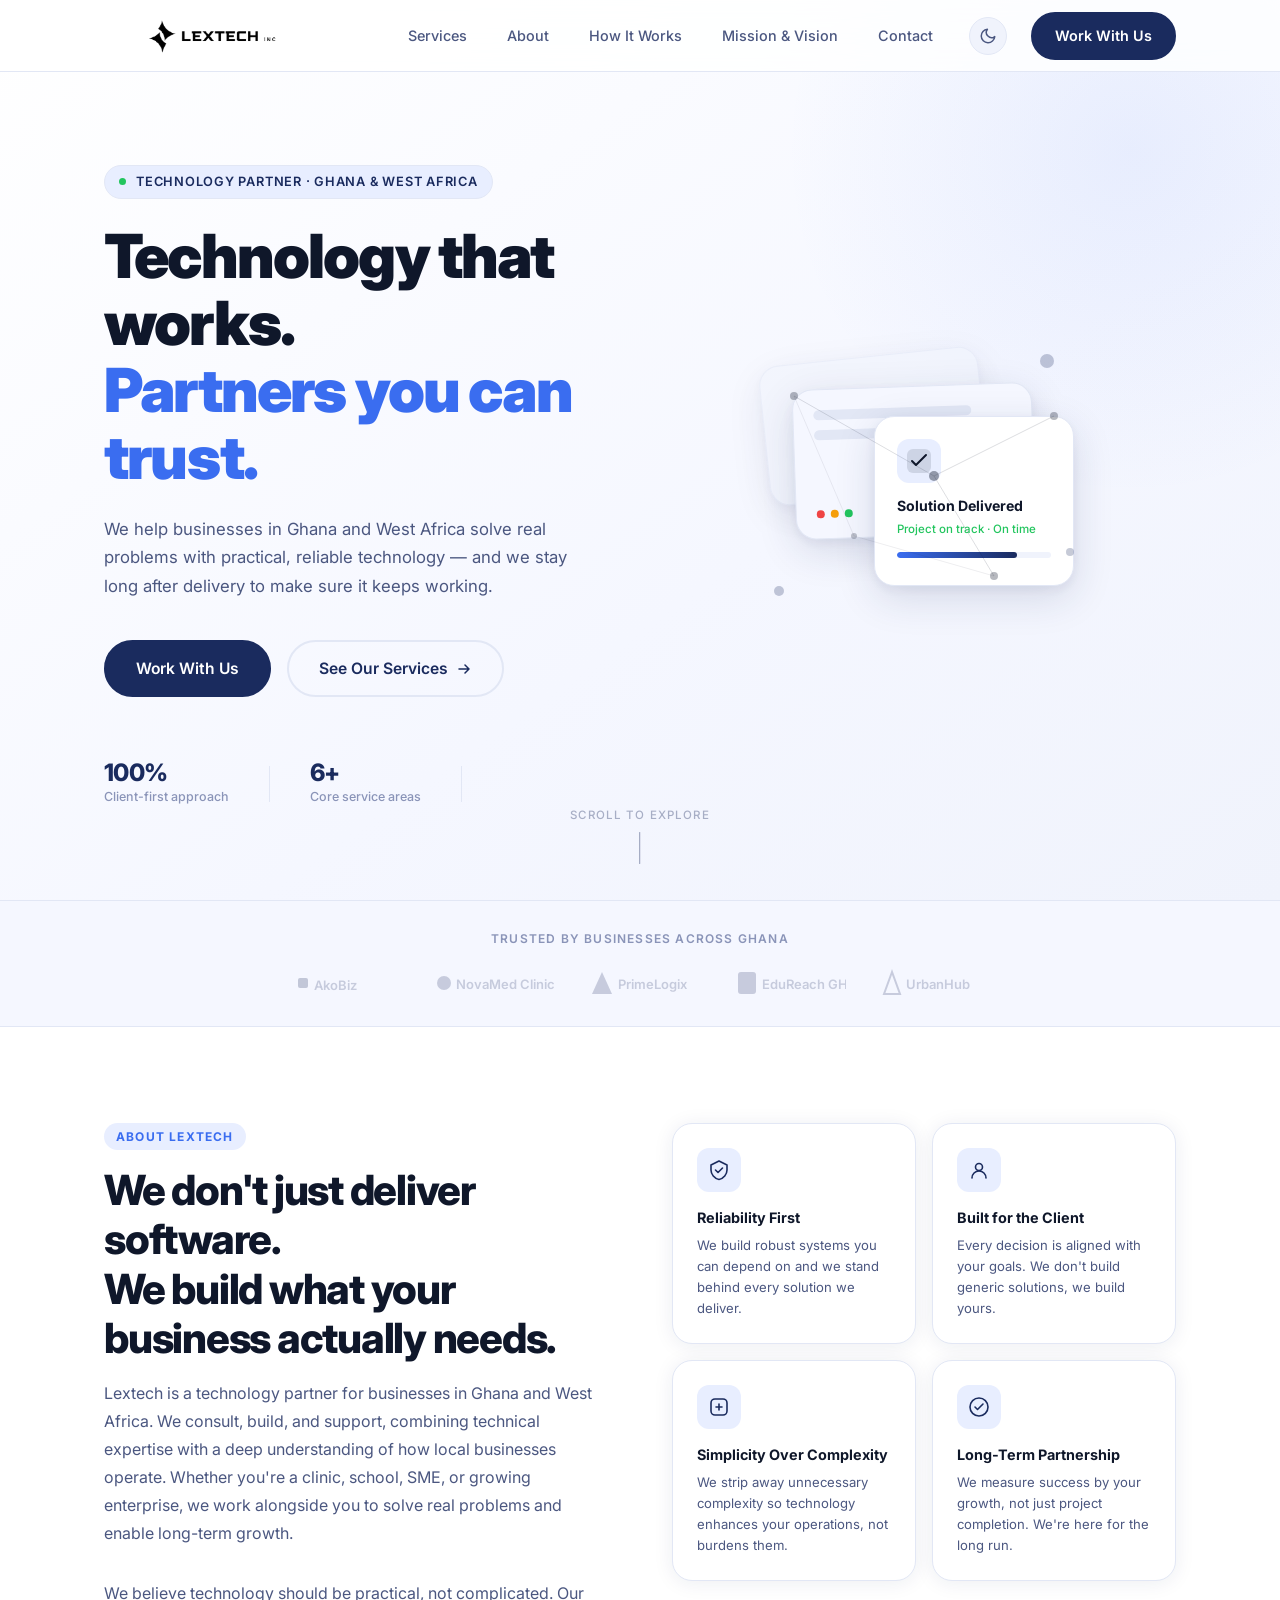
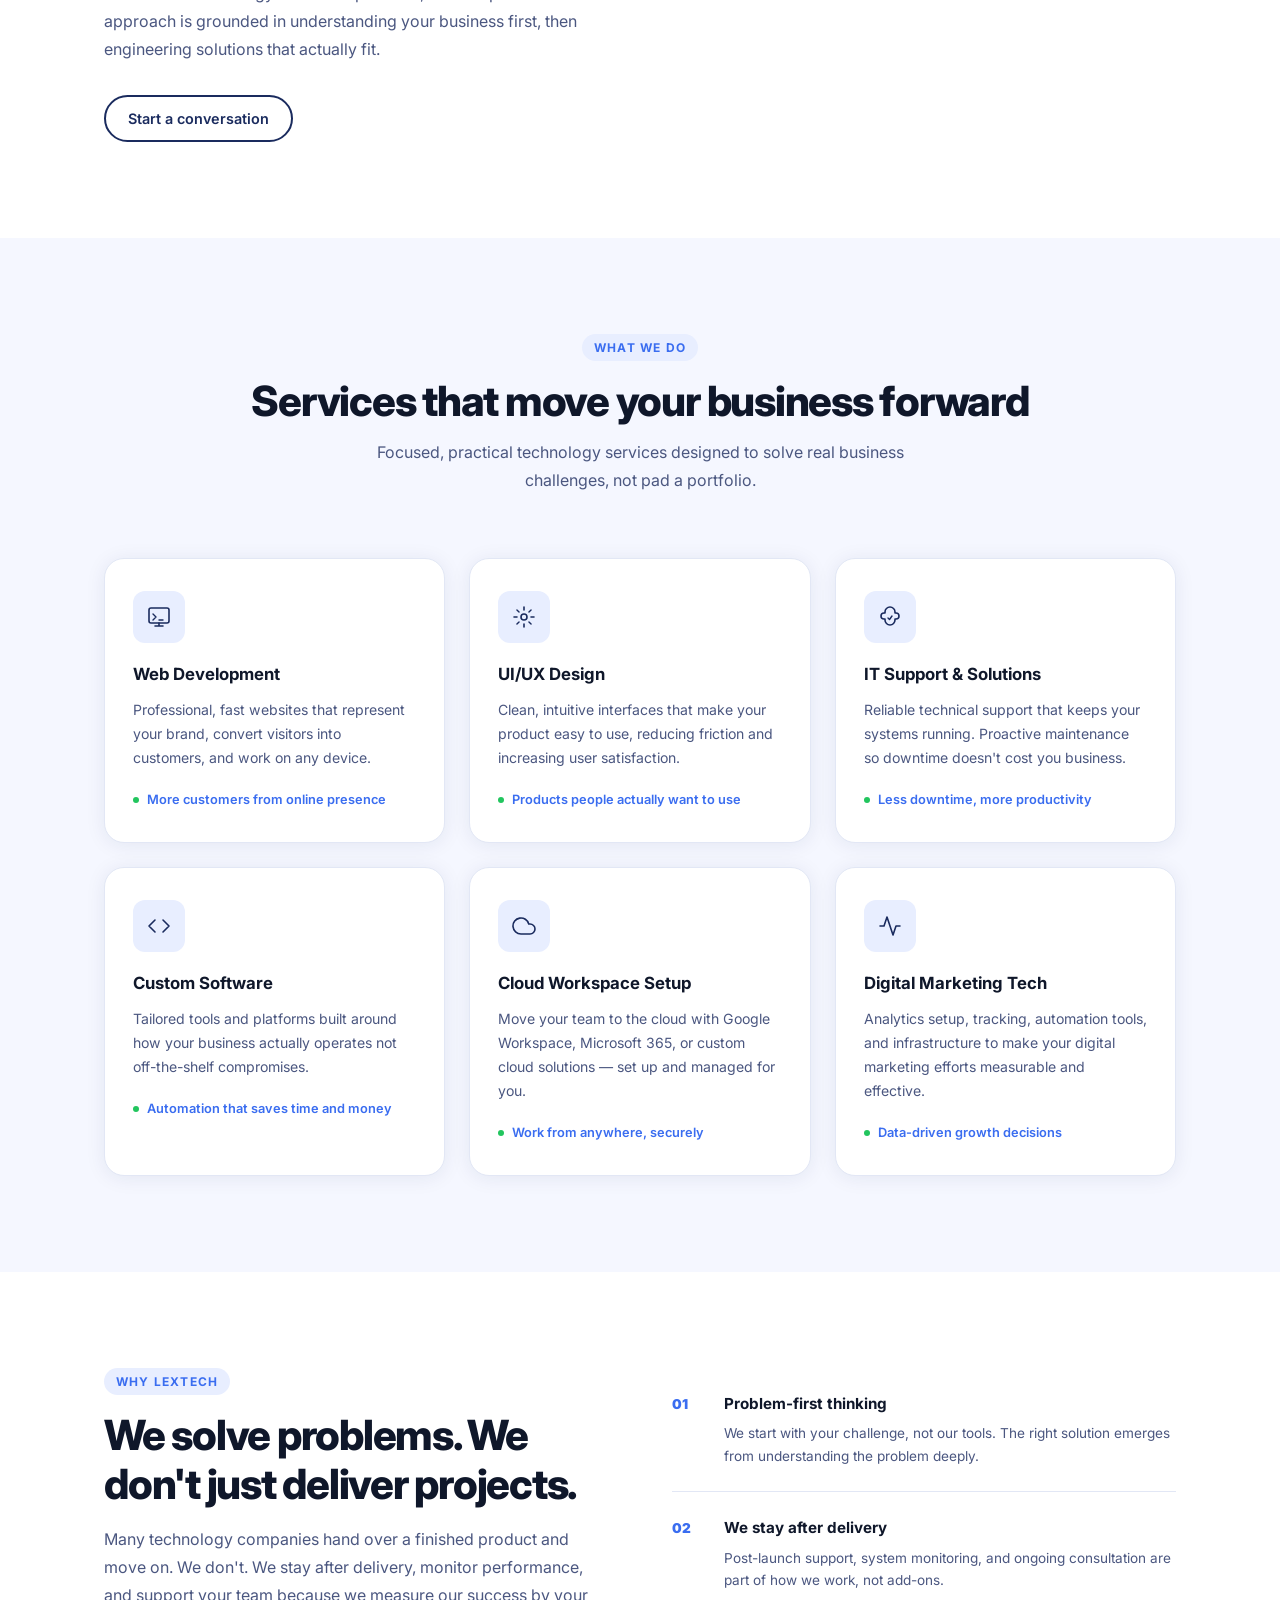
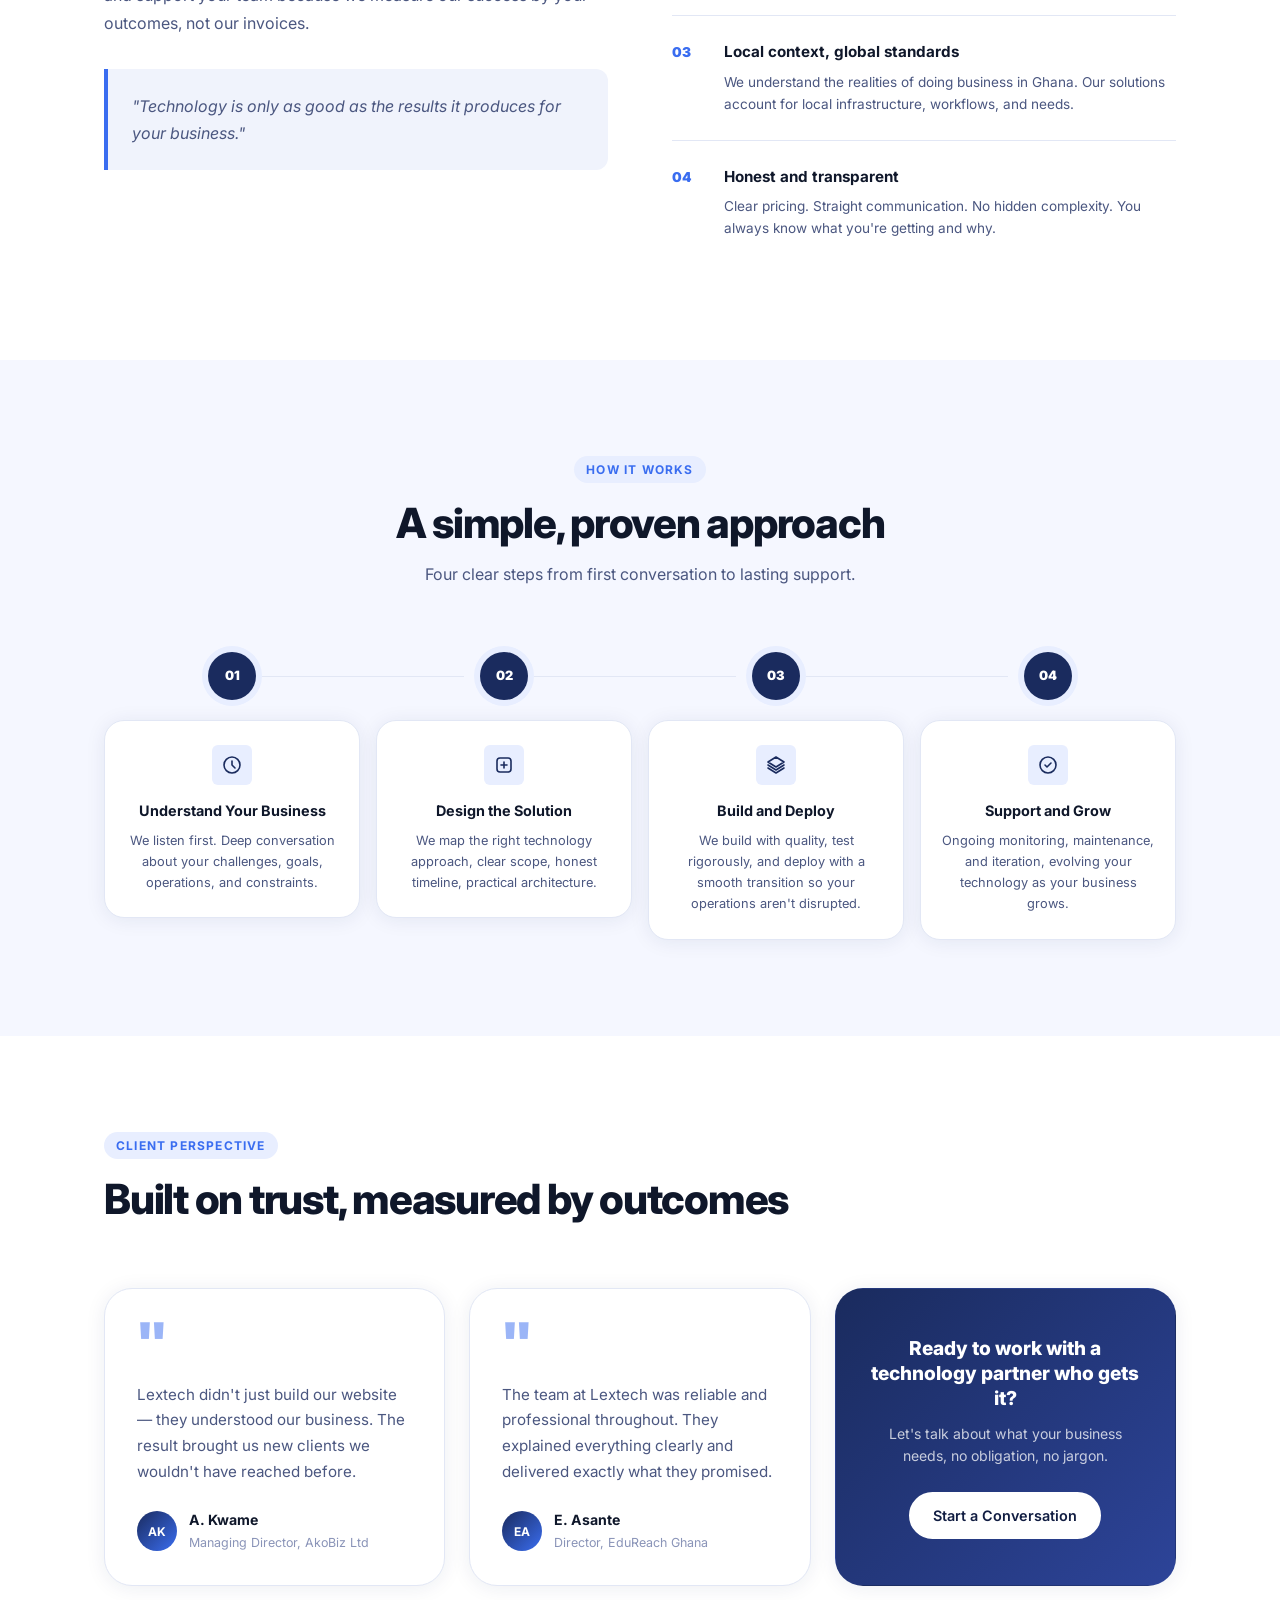
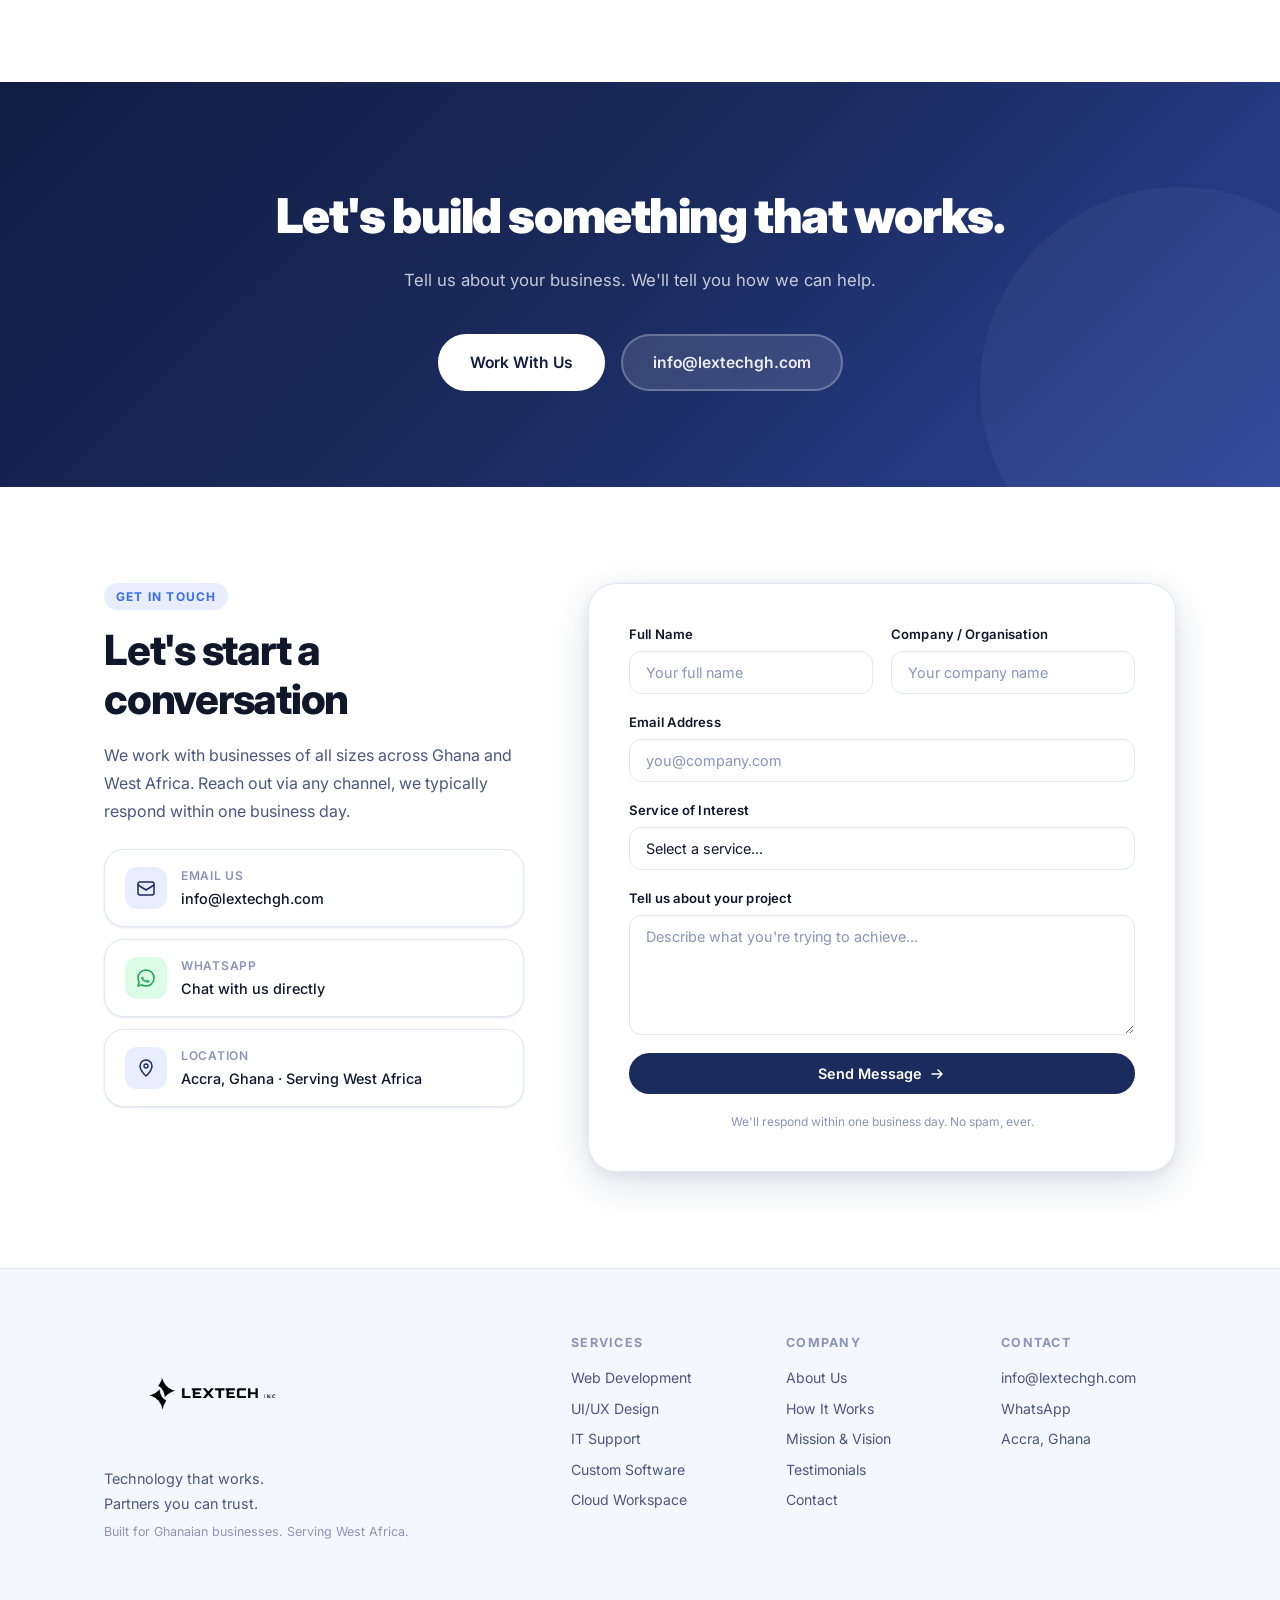
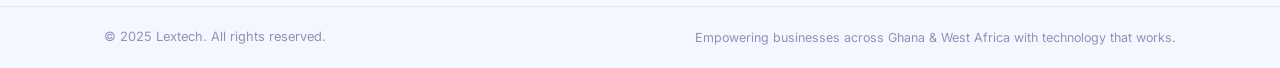
<file: index.html>
<!DOCTYPE html>
<html lang="en">

<head>
  <meta charset="UTF-8" />
  <meta name="viewport" content="width=device-width, initial-scale=1.0" />
  <meta name="description"
    content="Lextech is a B2B technology partner helping businesses in Ghana and West Africa solve real problems with practical, reliable technology solutions." />
  <meta name="keywords"
    content="technology company Ghana, IT support Ghana, web development Ghana, software development West Africa, cloud workspace Ghana" />
  <meta property="og:title" content="Lextech — Technology that works. Partners you can trust." />
  <meta property="og:description"
    content="Lextech helps businesses in Ghana and West Africa grow through practical technology solutions and long-term partnerships." />
  <meta property="og:type" content="website" />
  <title>Lextech. Technology that works. Partners you can trust.</title>
  <link rel="preconnect" href="https://fonts.googleapis.com" />
  <link rel="preconnect" href="https://fonts.gstatic.com" crossorigin />
  <link href="https://fonts.googleapis.com/css2?family=Inter:wght@300;400;500;600;700;800;900&display=swap"
    rel="stylesheet" />
  <link rel="stylesheet" href="style.css" />
  <link rel="icon" href="assets/images/favicon.png" type="image/png" />
</head>

<body>

  <!-- ============================================================
       NAVIGATION
  ============================================================ -->
  <header class="navbar" id="navbar">
    <div class="container nav-inner">
      <a href="#" class="logo" id="logo-link" aria-label="Lextech Home">
        <img class="logo-img" src="assets/images/logo.png" alt="Lextech" />
      </a>
      <nav class="nav-links" id="nav-links" aria-label="Primary navigation">
        <a href="#services" class="nav-link">Services</a>
        <a href="#about" class="nav-link">About</a>
        <a href="#process" class="nav-link">How It Works</a>
        <a href="mission.html" class="nav-link">Mission & Vision</a>
        <a href="#contact" class="nav-link">Contact</a>
      </nav>
      <button class="theme-toggle" id="theme-toggle-btn" aria-label="Switch to dark mode">
        <svg class="icon-sun" viewBox="0 0 24 24" fill="none" stroke="currentColor" stroke-width="2" stroke-linecap="round" stroke-linejoin="round"><circle cx="12" cy="12" r="5"/><line x1="12" y1="1" x2="12" y2="3"/><line x1="12" y1="21" x2="12" y2="23"/><line x1="4.22" y1="4.22" x2="5.64" y2="5.64"/><line x1="18.36" y1="18.36" x2="19.78" y2="19.78"/><line x1="1" y1="12" x2="3" y2="12"/><line x1="21" y1="12" x2="23" y2="12"/><line x1="4.22" y1="19.77" x2="5.64" y2="18.35"/><line x1="18.36" y1="5.64" x2="19.78" y2="4.22"/></svg>
        <svg class="icon-moon" viewBox="0 0 24 24" fill="none" stroke="currentColor" stroke-width="2" stroke-linecap="round" stroke-linejoin="round"><path d="M21 12.79A9 9 0 1 1 11.21 3 7 7 0 0 0 21 12.79z"/></svg>
      </button>
      <a href="https://lexclient-zeta.vercel.app/" class="btn btn-primary nav-cta" id="nav-cta-btn">Work With Us</a>
      <button class="hamburger" id="hamburger-btn" aria-label="Toggle menu" aria-expanded="false">
        <span></span><span></span><span></span>
      </button>
    </div>
    <!-- Mobile drawer -->
    <div class="mobile-menu" id="mobile-menu" aria-hidden="true">
      <a href="#services" class="mobile-link">Services</a>
      <a href="#about" class="mobile-link">About</a>
      <a href="#process" class="mobile-link">How It Works</a>
      <a href="mission.html" class="mobile-link">Mission & Vision</a>
      <a href="#contact" class="mobile-link">Contact</a>
      <a href="https://lexclient-zeta.vercel.app/" class="btn btn-primary mobile-cta">Work With Us</a>
    </div>
  </header>

  <main>

    <!-- ============================================================
         HERO
    ============================================================ -->
    <section class="hero" id="hero">
      <div class="container hero-inner">
        <div class="hero-content" data-animate="fade-up">
          <div class="hero-badge">
            <span class="badge-dot"></span>
            Technology Partner · Ghana &amp; West Africa
          </div>
          <h1 class="hero-headline">
            Technology that works.<br />
            <span class="headline-accent">Partners you can trust.</span>
          </h1>
          <p class="hero-sub">
            We help businesses in Ghana and West Africa solve real problems with practical, reliable technology — and we
            stay long after delivery to make sure it keeps working.
          </p>
          <div class="hero-actions">
            <a href="https://lexclient-zeta.vercel.app/" class="btn btn-primary btn-lg" id="hero-cta-btn">Work With Us</a>
            <a href="#services" class="btn btn-ghost btn-lg" id="hero-learn-btn">
              See Our Services
              <svg width="16" height="16" viewBox="0 0 16 16" fill="none" aria-hidden="true">
                <path d="M3 8h10M9 4l4 4-4 4" stroke="currentColor" stroke-width="1.5" stroke-linecap="round"
                  stroke-linejoin="round" />
              </svg>
            </a>
          </div>
          <div class="hero-stats">
            <div class="stat-item">
              <span class="stat-number">100%</span>
              <span class="stat-label">Client-first approach</span>
            </div>
            <div class="stat-divider"></div>
            <div class="stat-item">
              <span class="stat-number">6+</span>
              <span class="stat-label">Core service areas</span>
            </div>
            <div class="stat-divider"></div>
           <!--- <div class="stat-item">
              <span class="stat-number">GH</span>
              <span class="stat-label">Built for Ghana</span>
            </div>--->
          </div>
        </div>
        <div class="hero-visual" data-animate="fade-in" aria-hidden="true">
          <div class="hero-card-stack">
            <div class="visual-card card-back"></div>
            <div class="visual-card card-mid">
              <div class="card-line"></div>
              <div class="card-line card-line--short"></div>
              <div class="card-dots">
                <span></span><span></span><span></span>
              </div>
            </div>
            <div class="visual-card card-front">
              <div class="card-icon-wrap">
                <svg width="28" height="28" viewBox="0 0 28 28" fill="none" aria-hidden="true">
                  <rect x="2" y="2" width="24" height="24" rx="6" fill="currentColor" opacity=".12" />
                  <path d="M7 14l4 4 10-10" stroke="currentColor" stroke-width="2" stroke-linecap="round"
                    stroke-linejoin="round" />
                </svg>
              </div>
              <p class="card-label">Solution Delivered</p>
              <p class="card-sub-label">Project on track · On time</p>
              <div class="card-progress">
                <div class="card-progress-bar"></div>
              </div>
            </div>
            <!-- Floating nodes -->
            <div class="float-node node-1"></div>
            <div class="float-node node-2"></div>
            <div class="float-node node-3"></div>
            <svg class="hero-net" viewBox="0 0 340 300" fill="none" xmlns="http://www.w3.org/2000/svg"
              aria-hidden="true">
              <line x1="40" y1="60" x2="180" y2="140" stroke="currentColor" stroke-width="0.8" opacity=".18" />
              <line x1="180" y1="140" x2="300" y2="80" stroke="currentColor" stroke-width="0.8" opacity=".18" />
              <line x1="180" y1="140" x2="240" y2="240" stroke="currentColor" stroke-width="0.8" opacity=".18" />
              <line x1="40" y1="60" x2="100" y2="200" stroke="currentColor" stroke-width="0.6" opacity=".12" />
              <line x1="100" y1="200" x2="240" y2="240" stroke="currentColor" stroke-width="0.6" opacity=".12" />
              <circle cx="40" cy="60" r="4" fill="currentColor" opacity=".3" />
              <circle cx="180" cy="140" r="5" fill="currentColor" opacity=".4" />
              <circle cx="300" cy="80" r="4" fill="currentColor" opacity=".3" />
              <circle cx="240" cy="240" r="4" fill="currentColor" opacity=".3" />
              <circle cx="100" cy="200" r="3" fill="currentColor" opacity=".25" />
            </svg>
          </div>
        </div>
      </div>
      <div class="hero-scroll-hint" aria-hidden="true">
        <span>Scroll to explore</span>
        <div class="scroll-line"></div>
      </div>
    </section>

    <!-- ============================================================
         TRUSTED BY BAND (placeholder logos)
    ============================================================ -->
    <section class="trust-band" aria-label="Trusted by businesses across Ghana">
      <div class="container">
        <p class="trust-band-label">Trusted by businesses across Ghana</p>
        <div class="trust-logos">
          <div class="trust-logo-item">
            <svg viewBox="0 0 100 30" fill="none" aria-hidden="true">
              <rect x="0" y="10" width="10" height="10" rx="2" fill="currentColor" opacity=".5" /><text x="16" y="22"
                font-family="Inter,sans-serif" font-size="13" font-weight="600" fill="currentColor"
                opacity=".45">AkoBiz</text>
            </svg>
          </div>
          <div class="trust-logo-item">
            <svg viewBox="0 0 120 30" fill="none" aria-hidden="true">
              <circle cx="10" cy="15" r="7" fill="currentColor" opacity=".45" /><text x="22" y="21"
                font-family="Inter,sans-serif" font-size="13" font-weight="600" fill="currentColor"
                opacity=".45">NovaMed Clinic</text>
            </svg>
          </div>
          <div class="trust-logo-item">
            <svg viewBox="0 0 110 30" fill="none" aria-hidden="true">
              <polygon points="12,4 22,26 2,26" fill="currentColor" opacity=".45" /><text x="28" y="21"
                font-family="Inter,sans-serif" font-size="13" font-weight="600" fill="currentColor"
                opacity=".45">PrimeLogix</text>
            </svg>
          </div>
          <div class="trust-logo-item">
            <svg viewBox="0 0 110 30" fill="none" aria-hidden="true">
              <rect x="2" y="4" width="18" height="22" rx="3" fill="currentColor" opacity=".45" /><text x="26" y="21"
                font-family="Inter,sans-serif" font-size="13" font-weight="600" fill="currentColor"
                opacity=".45">EduReach GH</text>
            </svg>
          </div>
          <div class="trust-logo-item">
            <svg viewBox="0 0 100 30" fill="none" aria-hidden="true">
              <path d="M10 4 L2 26 L18 26 Z" fill="none" stroke="currentColor" opacity=".45" stroke-width="2" /><text
                x="24" y="21" font-family="Inter,sans-serif" font-size="13" font-weight="600" fill="currentColor"
                opacity=".45">UrbanHub</text>
            </svg>
          </div>
        </div>
      </div>
    </section>

    <!-- ============================================================
         ABOUT / POSITIONING
    ============================================================ -->
    <section class="about" id="about" aria-labelledby="about-heading">
      <div class="container about-inner">
        <div class="about-text" data-animate="fade-up">
          <div class="section-label">About Lextech</div>
          <h2 class="section-heading" id="about-heading">
            We don't just deliver software.<br />We build what your business actually needs.
          </h2>
          <p class="section-body">
            Lextech is a technology partner for businesses in Ghana and West Africa. We consult, build, and support,
            combining technical expertise with a deep understanding of how local businesses operate. Whether you're a
            clinic, school, SME, or growing enterprise, we work alongside you to solve real problems and enable
            long-term growth.
          </p>
          <p class="section-body">
            We believe technology should be practical, not complicated. Our approach is grounded in understanding your
            business first, then engineering solutions that actually fit.
          </p>
          <a href="#contact" class="btn btn-outline" id="about-cta-btn">Start a conversation</a>
        </div>
        <div class="about-pillars" data-animate="fade-in">
          <div class="pillar-card" id="pillar-reliability">
            <div class="pillar-icon">
              <svg width="22" height="22" viewBox="0 0 22 22" fill="none" aria-hidden="true">
                <path d="M11 2L3 6v5c0 4.418 3.358 8.548 8 9.5 4.642-.952 8-5.082 8-9.5V6L11 2z" stroke="currentColor"
                  stroke-width="1.6" stroke-linejoin="round" />
                <path d="M7.5 11l2.5 2.5 4.5-4.5" stroke="currentColor" stroke-width="1.6" stroke-linecap="round"
                  stroke-linejoin="round" />
              </svg>
            </div>
            <h3 class="pillar-title">Reliability First</h3>
            <p class="pillar-body">We build robust systems you can depend on and we stand behind every solution we
              deliver.</p>
          </div>
          <div class="pillar-card" id="pillar-client">
            <div class="pillar-icon">
              <svg width="22" height="22" viewBox="0 0 22 22" fill="none" aria-hidden="true">
                <circle cx="11" cy="8" r="3.5" stroke="currentColor" stroke-width="1.6" />
                <path d="M4 19c0-3.866 3.134-7 7-7h0c3.866 0 7 3.134 7 7" stroke="currentColor" stroke-width="1.6"
                  stroke-linecap="round" />
              </svg>
            </div>
            <h3 class="pillar-title">Built for the Client</h3>
            <p class="pillar-body">Every decision is aligned with your goals. We don't build generic solutions, we
              build yours.</p>
          </div>
          <div class="pillar-card" id="pillar-simplicity">
            <div class="pillar-icon">
              <svg width="22" height="22" viewBox="0 0 22 22" fill="none" aria-hidden="true">
                <rect x="3" y="3" width="16" height="16" rx="4" stroke="currentColor" stroke-width="1.6" />
                <path d="M8 11h6M11 8v6" stroke="currentColor" stroke-width="1.6" stroke-linecap="round" />
              </svg>
            </div>
            <h3 class="pillar-title">Simplicity Over Complexity</h3>
            <p class="pillar-body">We strip away unnecessary complexity so technology enhances your operations, not
              burdens them.</p>
          </div>
          <div class="pillar-card" id="pillar-partnership">
            <div class="pillar-icon">
              <svg width="22" height="22" viewBox="0 0 22 22" fill="none" aria-hidden="true">
                <path d="M7 11l2.5 2.5L15 8" stroke="currentColor" stroke-width="1.6" stroke-linecap="round"
                  stroke-linejoin="round" />
                <path d="M11 2a9 9 0 100 18A9 9 0 0011 2z" stroke="currentColor" stroke-width="1.6" />
              </svg>
            </div>
            <h3 class="pillar-title">Long-Term Partnership</h3>
            <p class="pillar-body">We measure success by your growth, not just project completion. We're here for the
              long run.</p>
          </div>
        </div>
      </div>
    </section>

    <!-- ============================================================
         SERVICES
    ============================================================ -->
    <section class="services" id="services" aria-labelledby="services-heading">
      <div class="container">
        <div class="section-intro" data-animate="fade-up">
          <div class="section-label">What We Do</div>
          <h2 class="section-heading" id="services-heading">Services that move your business forward</h2>
          <p class="section-body section-body--centered">
            Focused, practical technology services designed to solve real business challenges, not pad a portfolio.
          </p>
        </div>
        <div class="services-grid">
          <!-- Web Development -->
          <article class="service-card" id="service-web" data-animate="fade-up">
            <div class="service-icon" aria-hidden="true">
              <svg width="24" height="24" viewBox="0 0 24 24" fill="none">
                <rect x="2" y="3" width="20" height="15" rx="2" stroke="currentColor" stroke-width="1.6" />
                <path d="M8 21h8M12 18v3" stroke="currentColor" stroke-width="1.6" stroke-linecap="round" />
                <path d="M6 9l3 3-3 3M12 15h4" stroke="currentColor" stroke-width="1.4" stroke-linecap="round"
                  stroke-linejoin="round" />
              </svg>
            </div>
            <h3 class="service-title">Web Development</h3>
            <p class="service-body">Professional, fast websites that represent your brand, convert visitors into
              customers, and work on any device.</p>
            <div class="service-outcome">
              <span class="outcome-dot"></span>
              More customers from online presence
            </div>
          </article>
          <!-- UI/UX Design -->
          <article class="service-card" id="service-design" data-animate="fade-up">
            <div class="service-icon" aria-hidden="true">
              <svg width="24" height="24" viewBox="0 0 24 24" fill="none">
                <circle cx="12" cy="12" r="3" stroke="currentColor" stroke-width="1.6" />
                <path d="M12 2v3M12 19v3M2 12h3M19 12h3" stroke="currentColor" stroke-width="1.6"
                  stroke-linecap="round" />
                <path d="M4.93 4.93l2.12 2.12M16.95 16.95l2.12 2.12M4.93 19.07l2.12-2.12M16.95 7.05l2.12-2.12"
                  stroke="currentColor" stroke-width="1.4" stroke-linecap="round" />
              </svg>
            </div>
            <h3 class="service-title">UI/UX Design</h3>
            <p class="service-body">Clean, intuitive interfaces that make your product easy to use, reducing friction
              and increasing user satisfaction.</p>
            <div class="service-outcome">
              <span class="outcome-dot"></span>
              Products people actually want to use
            </div>
          </article>
          <!-- IT Support -->
          <article class="service-card" id="service-it" data-animate="fade-up">
            <div class="service-icon" aria-hidden="true">
              <svg width="24" height="24" viewBox="0 0 24 24" fill="none">
                <path d="M12 2a5 5 0 015 5v1h1a3 3 0 010 6h-1v1a5 5 0 01-10 0v-1H6a3 3 0 010-6h1V7a5 5 0 015-5z"
                  stroke="currentColor" stroke-width="1.6" stroke-linejoin="round" />
                <path d="M10 13l1.5 1.5L14 11" stroke="currentColor" stroke-width="1.4" stroke-linecap="round"
                  stroke-linejoin="round" />
              </svg>
            </div>
            <h3 class="service-title">IT Support &amp; Solutions</h3>
            <p class="service-body">Reliable technical support that keeps your systems running. Proactive maintenance so
              downtime doesn't cost you business.</p>
            <div class="service-outcome">
              <span class="outcome-dot"></span>
              Less downtime, more productivity
            </div>
          </article>
          <!-- Custom Software -->
          <article class="service-card" id="service-software" data-animate="fade-up">
            <div class="service-icon" aria-hidden="true">
              <svg width="24" height="24" viewBox="0 0 24 24" fill="none">
                <path d="M16 18l6-6-6-6M8 6l-6 6 6 6" stroke="currentColor" stroke-width="1.6" stroke-linecap="round"
                  stroke-linejoin="round" />
              </svg>
            </div>
            <h3 class="service-title">Custom Software</h3>
            <p class="service-body">Tailored tools and platforms built around how your business actually operates not
              off-the-shelf compromises.</p>
            <div class="service-outcome">
              <span class="outcome-dot"></span>
              Automation that saves time and money
            </div>
          </article>
          <!-- Cloud Workspace -->
          <article class="service-card" id="service-cloud" data-animate="fade-up">
            <div class="service-icon" aria-hidden="true">
              <svg width="24" height="24" viewBox="0 0 24 24" fill="none">
                <path d="M18 10h-1.26A8 8 0 109 20h9a5 5 0 000-10z" stroke="currentColor" stroke-width="1.6"
                  stroke-linejoin="round" />
              </svg>
            </div>
            <h3 class="service-title">Cloud Workspace Setup</h3>
            <p class="service-body">Move your team to the cloud with Google Workspace, Microsoft 365, or custom cloud
              solutions — set up and managed for you.</p>
            <div class="service-outcome">
              <span class="outcome-dot"></span>
              Work from anywhere, securely
            </div>
          </article>
          <!-- Digital Marketing Tech -->
          <article class="service-card" id="service-marketing" data-animate="fade-up">
            <div class="service-icon" aria-hidden="true">
              <svg width="24" height="24" viewBox="0 0 24 24" fill="none">
                <path d="M22 12h-4l-3 9L9 3l-3 9H2" stroke="currentColor" stroke-width="1.6" stroke-linecap="round"
                  stroke-linejoin="round" />
              </svg>
            </div>
            <h3 class="service-title">Digital Marketing Tech</h3>
            <p class="service-body">Analytics setup, tracking, automation tools, and infrastructure to make your digital
              marketing efforts measurable and effective.</p>
            <div class="service-outcome">
              <span class="outcome-dot"></span>
              Data-driven growth decisions
            </div>
          </article>
        </div>
      </div>
    </section>

    <!-- ============================================================
         WHY LEXTECH
    ============================================================ -->
    <section class="why" id="why" aria-labelledby="why-heading">
      <div class="container why-inner">
        <div class="why-text" data-animate="fade-up">
          <div class="section-label">Why Lextech</div>
          <h2 class="section-heading" id="why-heading">We solve problems. We don't just deliver projects.</h2>
          <p class="section-body">
            Many technology companies hand over a finished product and move on. We don't. We stay after delivery,
            monitor performance, and support your team because we measure our success by your outcomes, not our
            invoices.
          </p>
          <div class="why-quote">
            <blockquote>
              "Technology is only as good as the results it produces for your business."
            </blockquote>
          </div>
        </div>
        <div class="why-features" data-animate="fade-in">
          <div class="why-feature" id="why-problems">
            <div class="why-num">01</div>
            <div class="why-feature-content">
              <h3>Problem-first thinking</h3>
              <p>We start with your challenge, not our tools. The right solution emerges from understanding the problem
                deeply.</p>
            </div>
          </div>
          <div class="why-feature" id="why-delivery">
            <div class="why-num">02</div>
            <div class="why-feature-content">
              <h3>We stay after delivery</h3>
              <p>Post-launch support, system monitoring, and ongoing consultation are part of how we work, not add-ons.
              </p>
            </div>
          </div>
          <div class="why-feature" id="why-local">
            <div class="why-num">03</div>
            <div class="why-feature-content">
              <h3>Local context, global standards</h3>
              <p>We understand the realities of doing business in Ghana. Our solutions account for local infrastructure,
                workflows, and needs.</p>
            </div>
          </div>
          <div class="why-feature" id="why-honest">
            <div class="why-num">04</div>
            <div class="why-feature-content">
              <h3>Honest and transparent</h3>
              <p>Clear pricing. Straight communication. No hidden complexity. You always know what you're getting and
                why.</p>
            </div>
          </div>
        </div>
      </div>
    </section>

    <!-- ============================================================
         PROCESS
    ============================================================ -->
    <section class="process" id="process" aria-labelledby="process-heading">
      <div class="container">
        <div class="section-intro" data-animate="fade-up">
          <div class="section-label">How It Works</div>
          <h2 class="section-heading" id="process-heading">A simple, proven approach</h2>
          <p class="section-body section-body--centered">
            Four clear steps from first conversation to lasting support.
          </p>
        </div>
        <div class="process-steps">
          <div class="process-step" id="step-understand" data-animate="fade-up">
            <div class="step-number">01</div>
            <div class="step-connector" aria-hidden="true"></div>
            <div class="step-content">
              <div class="step-icon" aria-hidden="true">
                <svg width="20" height="20" viewBox="0 0 20 20" fill="none">
                  <circle cx="10" cy="10" r="8" stroke="currentColor" stroke-width="1.6" />
                  <path d="M10 6v4l3 3" stroke="currentColor" stroke-width="1.6" stroke-linecap="round"
                    stroke-linejoin="round" />
                </svg>
              </div>
              <h3 class="step-title">Understand Your Business</h3>
              <p class="step-body">We listen first. Deep conversation about your challenges, goals, operations, and
                constraints.</p>
            </div>
          </div>
          <div class="process-step" id="step-design" data-animate="fade-up">
            <div class="step-number">02</div>
            <div class="step-connector" aria-hidden="true"></div>
            <div class="step-content">
              <div class="step-icon" aria-hidden="true">
                <svg width="20" height="20" viewBox="0 0 20 20" fill="none">
                  <rect x="3" y="3" width="14" height="14" rx="3" stroke="currentColor" stroke-width="1.6" />
                  <path d="M7 10h6M10 7v6" stroke="currentColor" stroke-width="1.6" stroke-linecap="round" />
                </svg>
              </div>
              <h3 class="step-title">Design the Solution</h3>
              <p class="step-body">We map the right technology approach, clear scope, honest timeline, practical
                architecture.</p>
            </div>
          </div>
          <div class="process-step" id="step-build" data-animate="fade-up">
            <div class="step-number">03</div>
            <div class="step-connector" aria-hidden="true"></div>
            <div class="step-content">
              <div class="step-icon" aria-hidden="true">
                <svg width="20" height="20" viewBox="0 0 20 20" fill="none">
                  <path d="M10 2L2 7l8 5 8-5-8-5zM2 13l8 5 8-5M2 10l8 5 8-5" stroke="currentColor" stroke-width="1.6"
                    stroke-linecap="round" stroke-linejoin="round" />
                </svg>
              </div>
              <h3 class="step-title">Build and Deploy</h3>
              <p class="step-body">We build with quality, test rigorously, and deploy with a smooth transition so your
                operations aren't disrupted.</p>
            </div>
          </div>
          <div class="process-step" id="step-support" data-animate="fade-up">
            <div class="step-number">04</div>
            <div class="step-content">
              <div class="step-icon" aria-hidden="true">
                <svg width="20" height="20" viewBox="0 0 20 20" fill="none">
                  <path d="M10 2a8 8 0 100 16A8 8 0 0010 2z" stroke="currentColor" stroke-width="1.6" />
                  <path d="M7 10l2 2 4-4" stroke="currentColor" stroke-width="1.6" stroke-linecap="round"
                    stroke-linejoin="round" />
                </svg>
              </div>
              <h3 class="step-title">Support and Grow</h3>
              <p class="step-body">Ongoing monitoring, maintenance, and iteration, evolving your technology as your
                business grows.</p>
            </div>
          </div>
        </div>
      </div>
    </section>

    <!-- ============================================================
         TRUST / TESTIMONIALS
    ============================================================ -->
    <section class="trust" id="trust" aria-labelledby="trust-heading">
      <div class="container trust-inner">
        <div class="trust-header" data-animate="fade-up">
          <div class="section-label">Client Perspective</div>
          <h2 class="section-heading" id="trust-heading">Built on trust, measured by outcomes</h2>
        </div>
        <div class="testimonials-grid">
          <div class="testimonial-card" id="testimonial-1" data-animate="fade-up">
            <div class="testimonial-quote">"</div>
            <p class="testimonial-text">Lextech didn't just build our website — they understood our business. The result
              brought us new clients we wouldn't have reached before.</p>
            <div class="testimonial-author">
              <div class="author-avatar" aria-hidden="true">AK</div>
              <div class="author-info">
                <span class="author-name">A. Kwame</span>
                <span class="author-role">Managing Director, AkoBiz Ltd</span>
              </div>
            </div>
          </div>
          <div class="testimonial-card" id="testimonial-2" data-animate="fade-up">
            <div class="testimonial-quote">"</div>
            <p class="testimonial-text">The team at Lextech was reliable and professional throughout. They explained
              everything clearly and delivered exactly what they promised.</p>
            <div class="testimonial-author">
              <div class="author-avatar" aria-hidden="true">EA</div>
              <div class="author-info">
                <span class="author-name">E. Asante</span>
                <span class="author-role">Director, EduReach Ghana</span>
              </div>
            </div>
          </div>
          <div class="testimonial-card testimonial-card--highlight" id="testimonial-3" data-animate="fade-up">
            <div class="trust-cta-content">
              <h3>Ready to work with a technology partner who gets it?</h3>
              <p>Let's talk about what your business needs, no obligation, no jargon.</p>
              <a href="#contact" class="btn btn-white" id="trust-cta-btn">Start a Conversation</a>
            </div>
          </div>
        </div>
      </div>
    </section>

    <!-- ============================================================
         CALL TO ACTION
    ============================================================ -->
    <section class="cta-section" id="cta" aria-labelledby="cta-heading">
      <div class="container cta-inner">
        <div class="cta-text" data-animate="fade-up">
          <h2 class="cta-heading" id="cta-heading">Let's build something that works.</h2>
          <p class="cta-sub">Tell us about your business. We'll tell you how we can help.</p>
        </div>
        <div class="cta-actions" data-animate="fade-up">
          <a href="https://lexclient-zeta.vercel.app/" class="btn btn-white btn-lg" id="cta-main-btn">Work With Us</a>
          <a href="mailto:info@lextechgh.com" class="btn btn-ghost-light btn-lg"
            id="cta-email-btn">info@lextechgh.com</a>
        </div>
      </div>
    </section>

    <!-- ============================================================
         CONTACT
    ============================================================ -->
    <section class="contact" id="contact" aria-labelledby="contact-heading">
      <div class="container contact-inner">
        <div class="contact-info" data-animate="fade-up">
          <div class="section-label">Get In Touch</div>
          <h2 class="section-heading" id="contact-heading">Let's start a conversation</h2>
          <p class="section-body">We work with businesses of all sizes across Ghana and West Africa. Reach out via any
            channel, we typically respond within one business day.</p>
          <div class="contact-channels">
            <a href="mailto:info@lextechgh.com" class="contact-channel" id="contact-email">
              <div class="channel-icon" aria-hidden="true">
                <svg width="20" height="20" viewBox="0 0 20 20" fill="none">
                  <rect x="2" y="4" width="16" height="13" rx="2" stroke="currentColor" stroke-width="1.5" />
                  <path d="M2 7l8 5 8-5" stroke="currentColor" stroke-width="1.5" stroke-linecap="round" />
                </svg>
              </div>
              <div class="channel-text">
                <span class="channel-label">Email us</span>
                <span class="channel-value">info@lextechgh.com</span>
              </div>
            </a>
            <a href="https://wa.me/+233535548343" class="contact-channel" id="contact-whatsapp" target="_blank"
              rel="noopener noreferrer">
              <div class="channel-icon channel-icon--green" aria-hidden="true">
                <svg width="20" height="20" viewBox="0 0 20 20" fill="none">
                  <path
                    d="M10 2a8 8 0 018 8c0 4.418-3.582 8-8 8a7.96 7.96 0 01-4.124-1.14L2 18l1.196-3.757A7.963 7.963 0 012 10a8 8 0 018-8z"
                    stroke="currentColor" stroke-width="1.5" stroke-linejoin="round" />
                  <path
                    d="M7 9.5c.5 1.5 1.5 2.5 3 3l.75-.75a.5.5 0 01.6-.1c.5.25 1.05.45 1.65.5.3.02.5.3.5.6v1.5c0 .27-.22.5-.5.5C7.53 14.8 5 12.27 5 9.25a.5.5 0 01.5-.5h1.5c.3 0 .58.2.6.5l.1.75a.5.5 0 01-.1.5L7 9.5z"
                    fill="currentColor" opacity=".8" />
                </svg>
              </div>
              <div class="channel-text">
                <span class="channel-label">WhatsApp</span>
                <span class="channel-value">Chat with us directly</span>
              </div>
            </a>
            <div class="contact-channel contact-channel--static" id="contact-location">
              <div class="channel-icon" aria-hidden="true">
                <svg width="20" height="20" viewBox="0 0 20 20" fill="none">
                  <path d="M10 2a6 6 0 016 6c0 4.5-6 10-6 10S4 12.5 4 8a6 6 0 016-6z" stroke="currentColor"
                    stroke-width="1.5" />
                  <circle cx="10" cy="8" r="2" stroke="currentColor" stroke-width="1.4" />
                </svg>
              </div>
              <div class="channel-text">
                <span class="channel-label">Location</span>
                <span class="channel-value">Accra, Ghana · Serving West Africa</span>
              </div>
            </div>
          </div>
        </div>
        <div class="contact-form-wrap" data-animate="fade-in">
          <form class="contact-form" id="contact-form" novalidate>
            <div class="form-row">
              <div class="form-group">
                <label for="contact-name" class="form-label">Full Name</label>
                <input type="text" id="contact-name" name="name" class="form-input" placeholder="Your full name"
                  required autocomplete="name" />
              </div>
              <div class="form-group">
                <label for="contact-company" class="form-label">Company / Organisation</label>
                <input type="text" id="contact-company" name="company" class="form-input"
                  placeholder="Your company name" autocomplete="organization" />
              </div>
            </div>
            <div class="form-group">
              <label for="contact-email-input" class="form-label">Email Address</label>
              <input type="email" id="contact-email-input" name="email" class="form-input" placeholder="you@company.com"
                required autocomplete="email" />
            </div>
            <div class="form-group">
              <label for="contact-service" class="form-label">Service of Interest</label>
              <select id="contact-service" name="service" class="form-input form-select">
                <option value="" disabled selected>Select a service...</option>
                <option value="web">Web Development</option>
                <option value="design">UI/UX Design</option>
                <option value="it">IT Support &amp; Solutions</option>
                <option value="software">Custom Software</option>
                <option value="cloud">Cloud Workspace Setup</option>
                <option value="marketing">Digital Marketing Tech</option>
                <option value="other">Other / Not sure</option>
              </select>
            </div>
            <div class="form-group">
              <label for="contact-message" class="form-label">Tell us about your project</label>
              <textarea id="contact-message" name="message" class="form-input form-textarea"
                placeholder="Describe what you're trying to achieve..." required rows="5"></textarea>
            </div>
            <button type="submit" class="btn btn-primary btn-full" id="contact-submit-btn">
              <span class="btn-text">Send Message</span>
              <span class="btn-icon" aria-hidden="true">
                <svg width="16" height="16" viewBox="0 0 16 16" fill="none">
                  <path d="M2 8l10 0M8 4l4 4-4 4" stroke="currentColor" stroke-width="1.5" stroke-linecap="round"
                    stroke-linejoin="round" />
                </svg>
              </span>
            </button>
            <p class="form-note">We'll respond within one business day. No spam, ever.</p>
          </form>
        </div>
      </div>
    </section>

  </main>

  <!-- ============================================================
       FOOTER
  ============================================================ -->
  <footer class="footer" id="footer">
    <div class="container footer-inner">
      <div class="footer-brand">
        <a href="#" class="logo" aria-label="Lextech Home">
          <img class="logo-img" src="assets/images/logo.png" alt="Lextech" />
        </a>
        <p class="footer-tagline">Technology that works.<br />Partners you can trust.</p>
        <p class="footer-built">Built for Ghanaian businesses. Serving West Africa.</p>
      </div>
      <div class="footer-links">
        <div class="footer-col">
          <h4 class="footer-col-heading">Services</h4>
          <a href="#services" class="footer-link">Web Development</a>
          <a href="#services" class="footer-link">UI/UX Design</a>
          <a href="#services" class="footer-link">IT Support</a>
          <a href="#services" class="footer-link">Custom Software</a>
          <a href="#services" class="footer-link">Cloud Workspace</a>
        </div>
        <div class="footer-col">
          <h4 class="footer-col-heading">Company</h4>
          <a href="#about" class="footer-link">About Us</a>
          <a href="#process" class="footer-link">How It Works</a>
          <a href="mission.html" class="footer-link">Mission & Vision</a>
          <a href="#trust" class="footer-link">Testimonials</a>
          <a href="#contact" class="footer-link">Contact</a>
        </div>
        <div class="footer-col">
          <h4 class="footer-col-heading">Contact</h4>
          <a href="mailto:info@lextechgh.com" class="footer-link">info@lextechgh.com</a>
          <a href="https://wa.me/+233535548343" class="footer-link" target="_blank"
            rel="noopener noreferrer">WhatsApp</a>
          <span class="footer-link footer-link--static">Accra, Ghana</span>
        </div>
      </div>
    </div>
    <div class="footer-bottom">
      <div class="container footer-bottom-inner">
        <p class="footer-copy">&copy; 2025 Lextech. All rights reserved.</p>
        <p class="footer-sub">Empowering businesses across Ghana &amp; West Africa with technology that works.</p>
      </div>
    </div>
  </footer>

  <script src="main.js"></script>
</body>

</html>
</file>
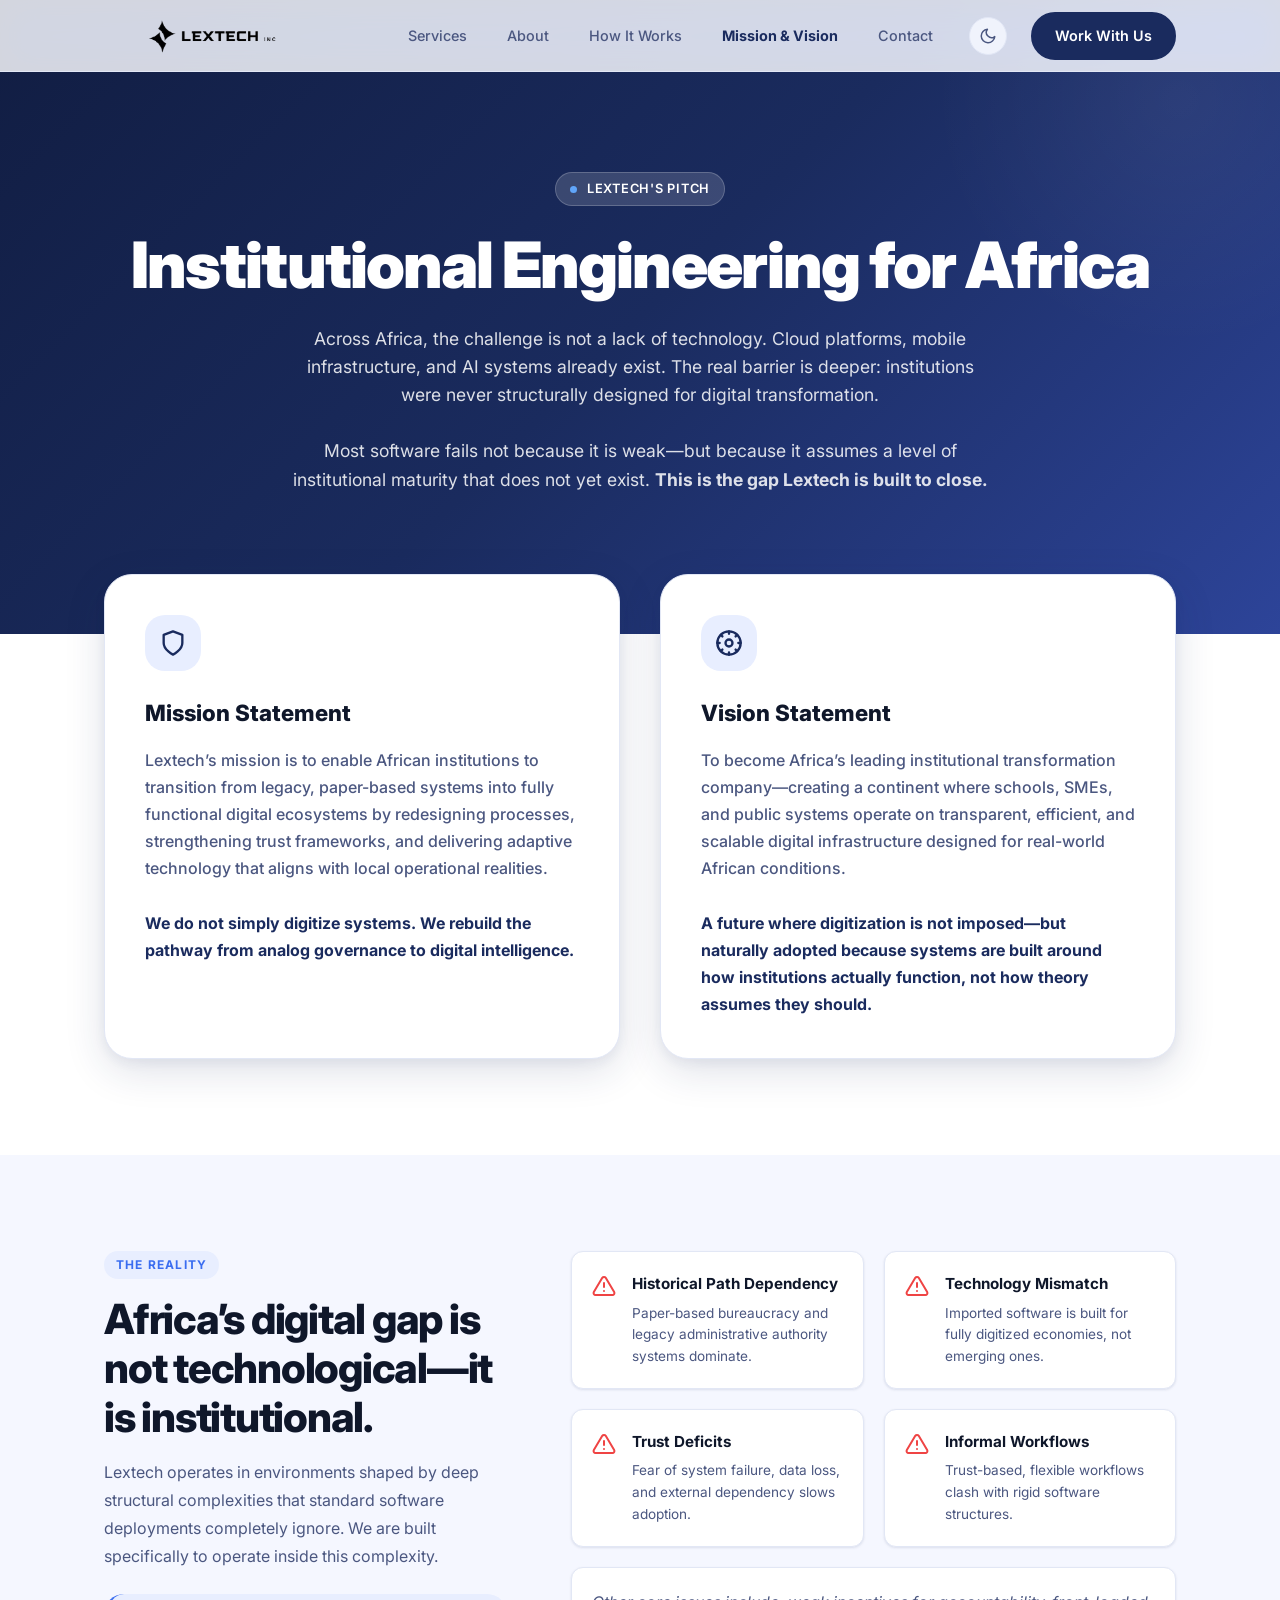
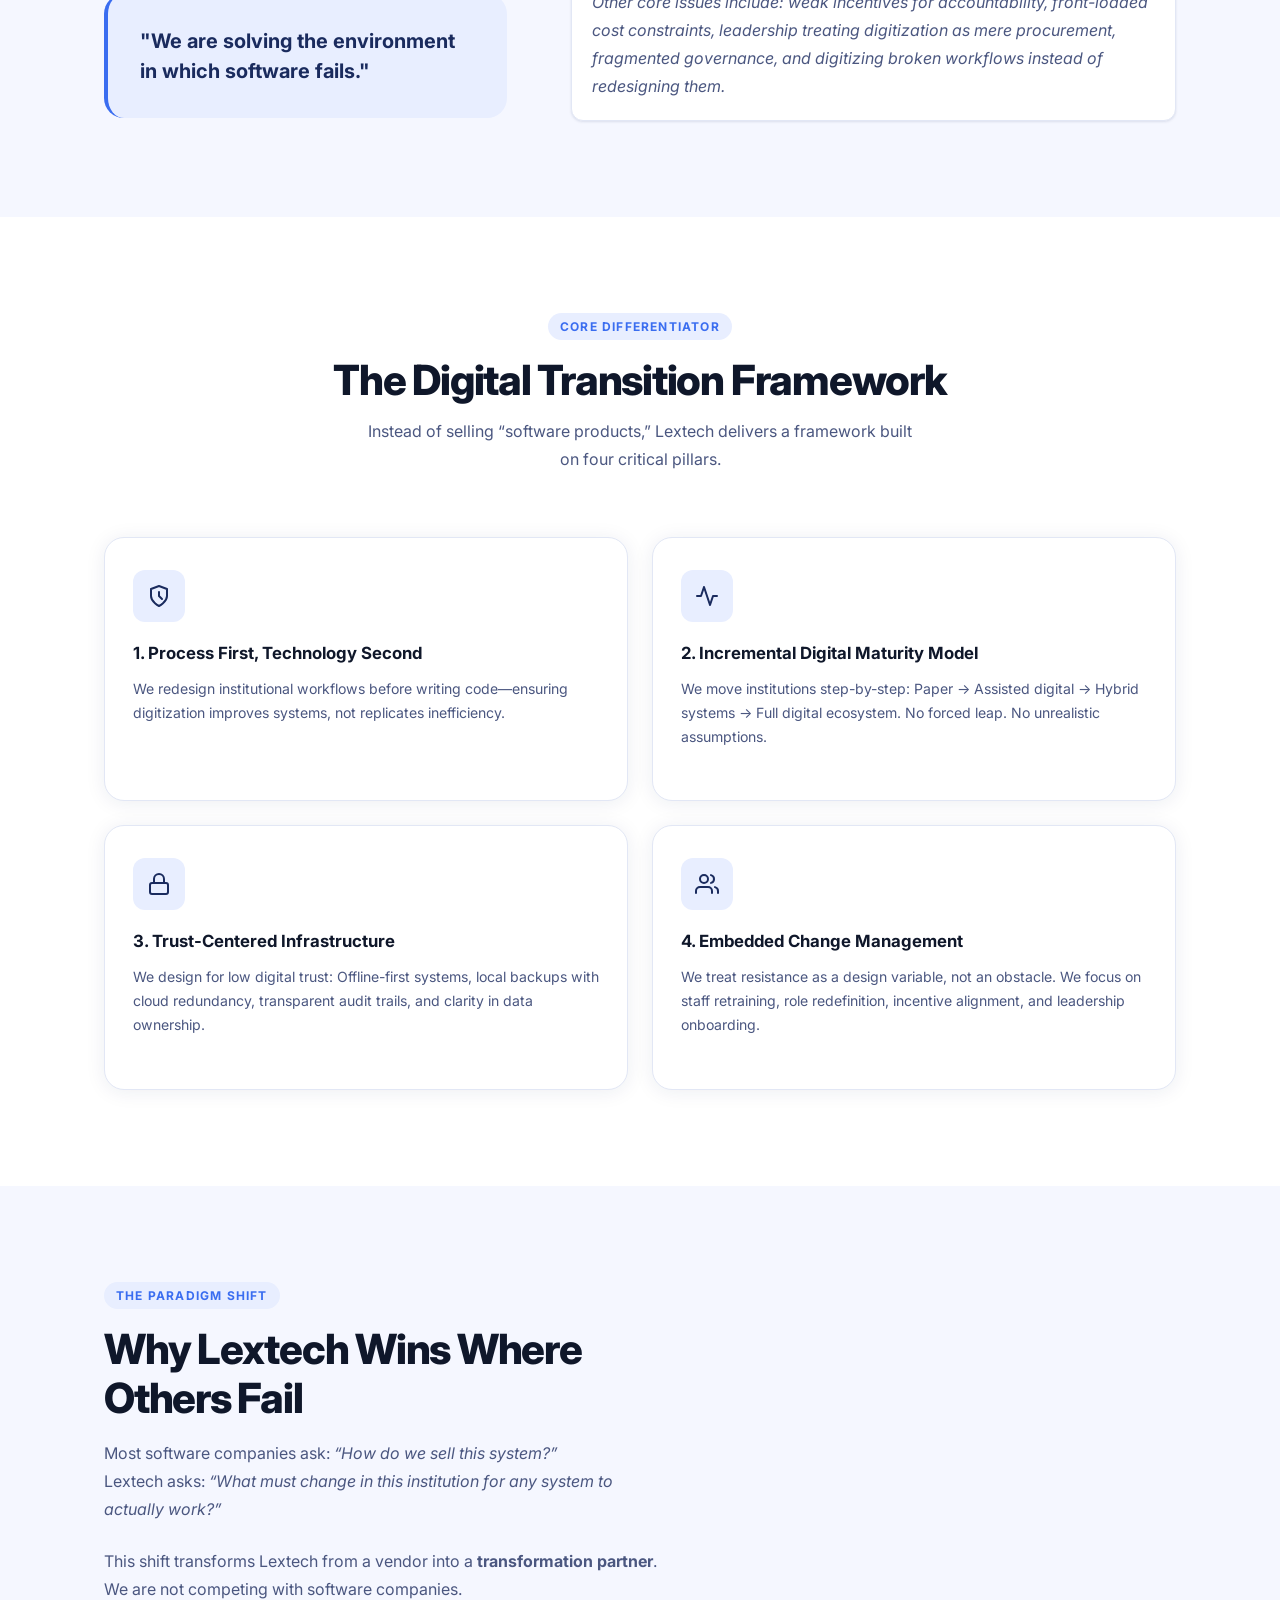
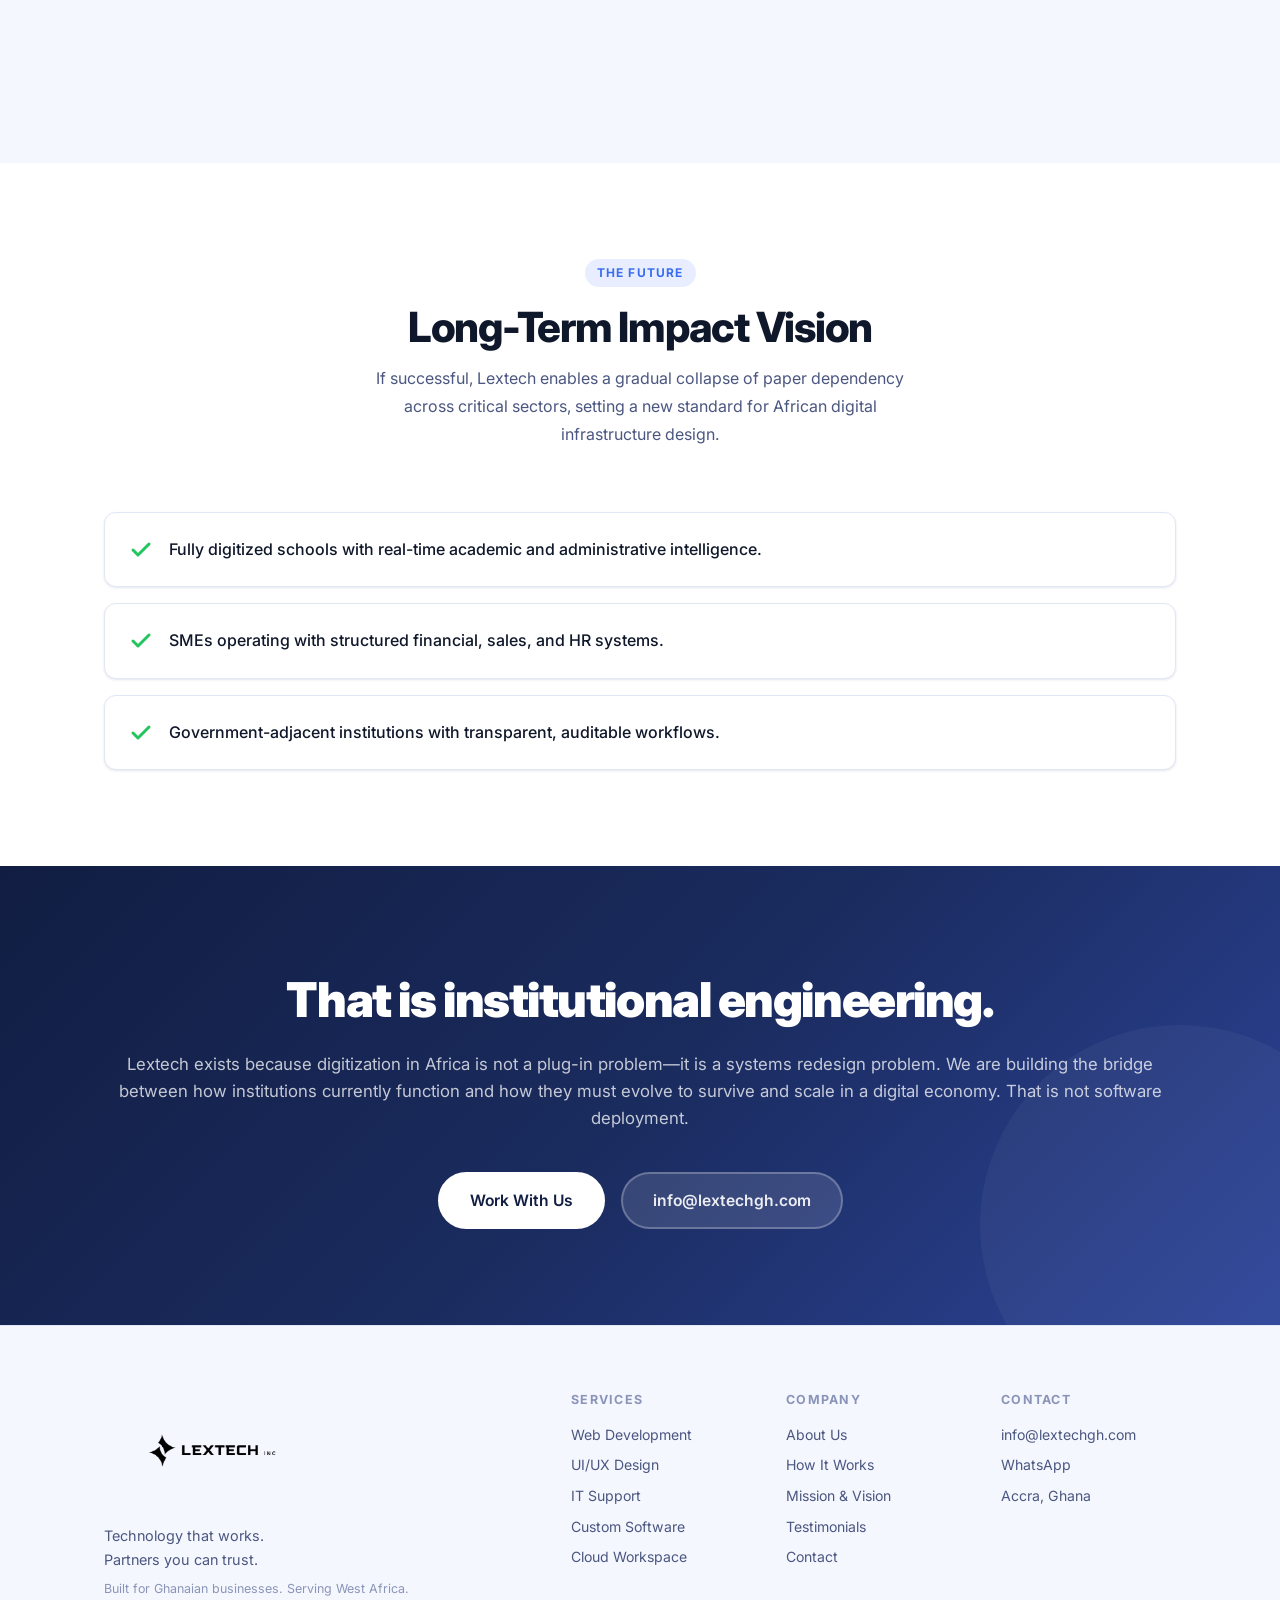
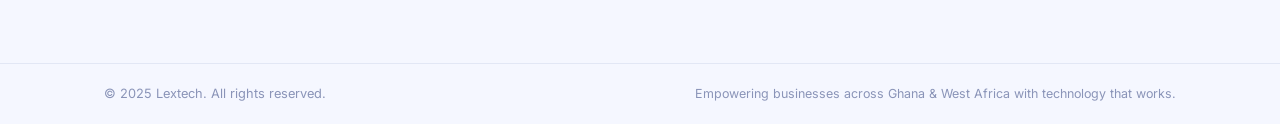
<file: mission.html>
<!DOCTYPE html>
<html lang="en">

<head>
  <meta charset="UTF-8" />
  <meta name="viewport" content="width=device-width, initial-scale=1.0" />
  <meta name="description"
    content="Lextech's Mission and Vision: Enabling African institutions to transition from legacy systems into fully functional digital ecosystems." />
  <title>Mission & Vision — Lextech</title>
  <link rel="preconnect" href="https://fonts.googleapis.com" />
  <link rel="preconnect" href="https://fonts.gstatic.com" crossorigin />
  <link href="https://fonts.googleapis.com/css2?family=Inter:wght@300;400;500;600;700;800;900&display=swap"
    rel="stylesheet" />
  <link rel="stylesheet" href="style.css" />
  <link rel="icon" href="assets/images/favicon.png" type="image/png" />
  <style>
    .mission-hero {
      padding-block: calc(var(--nav-h) + 100px) 100px;
      background: linear-gradient(135deg, var(--clr-primary-dark) 0%, var(--clr-primary) 50%, var(--clr-primary-light) 100%);
      color: #fff;
      text-align: center;
      position: relative;
      overflow: hidden;
    }

    .mission-hero::before {
      content: '';
      position: absolute;
      top: -150px;
      right: -150px;
      width: 500px;
      height: 500px;
      border-radius: 50%;
      background: radial-gradient(circle, rgba(255, 255, 255, 0.05) 0%, transparent 70%);
      pointer-events: none;
    }

    .mission-hero-heading {
      font-size: clamp(2.5rem, 5vw, 4rem);
      font-weight: var(--fw-black);
      line-height: 1.1;
      letter-spacing: -.03em;
      margin-bottom: 24px;
    }

    .mission-hero-sub {
      font-size: 1.1rem;
      color: rgba(255, 255, 255, 0.85);
      line-height: 1.6;
      max-width: 700px;
      margin-inline: auto;
      margin-bottom: 40px;
    }

    .mv-cards {
      display: grid;
      grid-template-columns: 1fr 1fr;
      gap: var(--gap-lg);
      margin-top: -60px;
      position: relative;
      z-index: 10;
    }

    .mv-card {
      background: var(--clr-bg-card);
      border: 1px solid var(--clr-border);
      border-radius: var(--r-xl);
      padding: 40px;
      box-shadow: var(--shadow-lg);
      text-align: left;
    }

    .mv-card-icon {
      width: 56px;
      height: 56px;
      border-radius: var(--r-lg);
      background: var(--clr-accent-soft);
      color: var(--clr-primary);
      display: flex;
      align-items: center;
      justify-content: center;
      margin-bottom: 24px;
    }

    .mv-card h3 {
      font-size: 1.4rem;
      font-weight: var(--fw-extrabold);
      color: var(--clr-text);
      margin-bottom: 16px;
    }

    .mv-card p {
      font-size: 1rem;
      color: var(--clr-text-muted);
      line-height: 1.7;
      font-weight: var(--fw-medium);
    }
    
    .mv-card-highlight {
      font-weight: var(--fw-bold);
      color: var(--clr-primary);
    }

    .problem-section {
      padding-block: var(--gap-2xl);
      background: var(--clr-bg-alt);
    }

    .problem-grid {
      display: grid;
      grid-template-columns: 1fr 1.5fr;
      gap: var(--gap-xl);
      align-items: start;
    }

    .problem-insight {
      background: var(--clr-accent-soft);
      padding: 32px;
      border-radius: var(--r-lg);
      border-inline-start: 4px solid var(--clr-accent);
    }

    .problem-insight blockquote {
      font-size: 1.25rem;
      font-weight: var(--fw-bold);
      color: var(--clr-primary);
      line-height: 1.5;
    }

    .problem-list {
      display: grid;
      grid-template-columns: 1fr 1fr;
      gap: 20px;
    }

    .problem-item {
      display: flex;
      gap: 16px;
      align-items: flex-start;
      background: var(--clr-bg-card);
      padding: 20px;
      border-radius: var(--r-md);
      box-shadow: var(--shadow-sm);
      border: 1px solid var(--clr-border);
    }

    .problem-item-icon {
      color: #ef4444;
      flex-shrink: 0;
      margin-top: 2px;
    }

    .problem-item-content h4 {
      font-size: .95rem;
      font-weight: var(--fw-bold);
      color: var(--clr-text);
      margin-bottom: 6px;
    }

    .problem-item-content p {
      font-size: .85rem;
      color: var(--clr-text-muted);
      line-height: 1.6;
    }
    
    .approach-grid {
      display: grid;
      grid-template-columns: 1fr 1fr;
      gap: var(--gap-md);
      margin-top: 40px;
    }

    .impact-list {
      display: flex;
      flex-direction: column;
      gap: 16px;
      margin-top: 32px;
    }

    .impact-item {
      display: flex;
      align-items: center;
      gap: 16px;
      padding: 24px;
      background: var(--clr-bg-card);
      border-radius: var(--r-md);
      border: 1px solid var(--clr-border);
      box-shadow: var(--shadow-sm);
    }
    
    .impact-item-check {
      color: var(--clr-green);
      flex-shrink: 0;
    }
    
    .impact-item p {
      font-size: 1rem;
      font-weight: var(--fw-medium);
      color: var(--clr-text);
      margin: 0;
    }

    @media (max-width: 900px) {
      .mv-cards, .problem-grid, .problem-list, .approach-grid {
        grid-template-columns: 1fr;
      }
      .mv-cards { margin-top: 40px; }
      .mission-hero { padding-block: calc(var(--nav-h) + 60px) 60px; }
    }
  </style>
</head>

<body>

  <!-- ============================================================
       NAVIGATION
  ============================================================ -->
  <header class="navbar" id="navbar">
    <div class="container nav-inner">
      <a href="index.html" class="logo" id="logo-link" aria-label="Lextech Home">
        <img class="logo-img" src="assets/images/logo.png" alt="Lextech" />
      </a>
      <nav class="nav-links" id="nav-links" aria-label="Primary navigation">
        <a href="index.html#services" class="nav-link">Services</a>
        <a href="index.html#about" class="nav-link">About</a>
        <a href="index.html#process" class="nav-link">How It Works</a>
        <a href="mission.html" class="nav-link" style="color: var(--clr-primary); font-weight: var(--fw-bold);">Mission & Vision</a>
        <a href="index.html#contact" class="nav-link">Contact</a>
      </nav>
      <button class="theme-toggle" id="theme-toggle-btn" aria-label="Switch to dark mode">
        <svg class="icon-sun" viewBox="0 0 24 24" fill="none" stroke="currentColor" stroke-width="2" stroke-linecap="round" stroke-linejoin="round"><circle cx="12" cy="12" r="5"/><line x1="12" y1="1" x2="12" y2="3"/><line x1="12" y1="21" x2="12" y2="23"/><line x1="4.22" y1="4.22" x2="5.64" y2="5.64"/><line x1="18.36" y1="18.36" x2="19.78" y2="19.78"/><line x1="1" y1="12" x2="3" y2="12"/><line x1="21" y1="12" x2="23" y2="12"/><line x1="4.22" y1="19.77" x2="5.64" y2="18.35"/><line x1="18.36" y1="5.64" x2="19.78" y2="4.22"/></svg>
        <svg class="icon-moon" viewBox="0 0 24 24" fill="none" stroke="currentColor" stroke-width="2" stroke-linecap="round" stroke-linejoin="round"><path d="M21 12.79A9 9 0 1 1 11.21 3 7 7 0 0 0 21 12.79z"/></svg>
      </button>
      <a href="https://lexclient-zeta.vercel.app/" class="btn btn-primary nav-cta" id="nav-cta-btn">Work With Us</a>
      <button class="hamburger" id="hamburger-btn" aria-label="Toggle menu" aria-expanded="false">
        <span></span><span></span><span></span>
      </button>
    </div>
    <!-- Mobile drawer -->
    <div class="mobile-menu" id="mobile-menu" aria-hidden="true">
      <a href="index.html#services" class="mobile-link">Services</a>
      <a href="index.html#about" class="mobile-link">About</a>
      <a href="index.html#process" class="mobile-link">How It Works</a>
      <a href="mission.html" class="mobile-link" style="color: var(--clr-primary); font-weight: var(--fw-bold);">Mission & Vision</a>
      <a href="index.html#contact" class="mobile-link">Contact</a>
      <a href="https://lexclient-zeta.vercel.app/" class="btn btn-primary mobile-cta">Work With Us</a>
    </div>
  </header>

  <main>

    <!-- ============================================================
         HERO & OPENING
    ============================================================ -->
    <section class="mission-hero">
      <div class="container" data-animate="fade-up">
        <div class="hero-badge" style="background: rgba(255,255,255,0.15); color: #fff; border-color: rgba(255,255,255,0.2); margin-bottom: 24px;">
          <span class="badge-dot" style="background: #60a5fa;"></span>
          Lextech's Pitch
        </div>
        <h1 class="mission-hero-heading">Institutional Engineering for Africa</h1>
        <p class="mission-hero-sub">
          Across Africa, the challenge is not a lack of technology. Cloud platforms, mobile infrastructure, and AI systems already exist. The real barrier is deeper: institutions were never structurally designed for digital transformation.
          <br><br>
          Most software fails not because it is weak—but because it assumes a level of institutional maturity that does not yet exist. <strong>This is the gap Lextech is built to close.</strong>
        </p>
      </div>
    </section>

    <!-- ============================================================
         MISSION & VISION CARDS
    ============================================================ -->
    <section class="container" style="padding-bottom: var(--gap-2xl);">
      <div class="mv-cards" data-animate="fade-up">
        <!-- Mission -->
        <div class="mv-card">
          <div class="mv-card-icon">
            <svg width="28" height="28" viewBox="0 0 24 24" fill="none">
              <path d="M12 22s8-4 8-10V5l-8-3-8 3v7c0 6 8 10 8 10z" stroke="currentColor" stroke-width="2" stroke-linecap="round" stroke-linejoin="round"/>
            </svg>
          </div>
          <h3>Mission Statement</h3>
          <p>
            Lextech’s mission is to enable African institutions to transition from legacy, paper-based systems into fully functional digital ecosystems by redesigning processes, strengthening trust frameworks, and delivering adaptive technology that aligns with local operational realities.
            <br><br>
            <span class="mv-card-highlight">We do not simply digitize systems. We rebuild the pathway from analog governance to digital intelligence.</span>
          </p>
        </div>
        <!-- Vision -->
        <div class="mv-card">
          <div class="mv-card-icon">
            <svg width="28" height="28" viewBox="0 0 24 24" fill="none">
              <circle cx="12" cy="12" r="10" stroke="currentColor" stroke-width="2"/>
              <circle cx="12" cy="12" r="3" stroke="currentColor" stroke-width="2"/>
              <path d="M12 2v2M12 20v2M22 12h-2M4 12H2M19.07 4.93l-1.41 1.41M6.34 17.66l-1.41 1.41M19.07 19.07l-1.41-1.41M6.34 6.34L4.93 4.93" stroke="currentColor" stroke-width="2" stroke-linecap="round"/>
            </svg>
          </div>
          <h3>Vision Statement</h3>
          <p>
            To become Africa’s leading institutional transformation company—creating a continent where schools, SMEs, and public systems operate on transparent, efficient, and scalable digital infrastructure designed for real-world African conditions.
            <br><br>
            <span class="mv-card-highlight">A future where digitization is not imposed—but naturally adopted because systems are built around how institutions actually function, not how theory assumes they should.</span>
          </p>
        </div>
      </div>
    </section>

    <!-- ============================================================
         THE PROBLEM
    ============================================================ -->
    <section class="problem-section" aria-labelledby="problem-heading">
      <div class="container problem-grid">
        <div class="problem-text" data-animate="fade-up">
          <div class="section-label">The Reality</div>
          <h2 class="section-heading" id="problem-heading">Africa’s digital gap is not technological—it is institutional.</h2>
          <p class="section-body">
            Lextech operates in environments shaped by deep structural complexities that standard software deployments completely ignore. We are built specifically to operate inside this complexity.
          </p>
          <div class="problem-insight">
            <blockquote>"We are solving the environment in which software fails."</blockquote>
          </div>
        </div>
        <div class="problem-list" data-animate="fade-in">
          <div class="problem-item">
            <div class="problem-item-icon">
              <svg width="24" height="24" viewBox="0 0 24 24" fill="none" stroke="currentColor" stroke-width="2" stroke-linecap="round" stroke-linejoin="round"><path d="M10.29 3.86L1.82 18a2 2 0 0 0 1.71 3h16.94a2 2 0 0 0 1.71-3L13.71 3.86a2 2 0 0 0-3.42 0z"/><line x1="12" y1="9" x2="12" y2="13"/><line x1="12" y1="17" x2="12.01" y2="17"/></svg>
            </div>
            <div class="problem-item-content">
              <h4>Historical Path Dependency</h4>
              <p>Paper-based bureaucracy and legacy administrative authority systems dominate.</p>
            </div>
          </div>
          <div class="problem-item">
            <div class="problem-item-icon">
              <svg width="24" height="24" viewBox="0 0 24 24" fill="none" stroke="currentColor" stroke-width="2" stroke-linecap="round" stroke-linejoin="round"><path d="M10.29 3.86L1.82 18a2 2 0 0 0 1.71 3h16.94a2 2 0 0 0 1.71-3L13.71 3.86a2 2 0 0 0-3.42 0z"/><line x1="12" y1="9" x2="12" y2="13"/><line x1="12" y1="17" x2="12.01" y2="17"/></svg>
            </div>
            <div class="problem-item-content">
              <h4>Technology Mismatch</h4>
              <p>Imported software is built for fully digitized economies, not emerging ones.</p>
            </div>
          </div>
          <div class="problem-item">
            <div class="problem-item-icon">
              <svg width="24" height="24" viewBox="0 0 24 24" fill="none" stroke="currentColor" stroke-width="2" stroke-linecap="round" stroke-linejoin="round"><path d="M10.29 3.86L1.82 18a2 2 0 0 0 1.71 3h16.94a2 2 0 0 0 1.71-3L13.71 3.86a2 2 0 0 0-3.42 0z"/><line x1="12" y1="9" x2="12" y2="13"/><line x1="12" y1="17" x2="12.01" y2="17"/></svg>
            </div>
            <div class="problem-item-content">
              <h4>Trust Deficits</h4>
              <p>Fear of system failure, data loss, and external dependency slows adoption.</p>
            </div>
          </div>
          <div class="problem-item">
            <div class="problem-item-icon">
              <svg width="24" height="24" viewBox="0 0 24 24" fill="none" stroke="currentColor" stroke-width="2" stroke-linecap="round" stroke-linejoin="round"><path d="M10.29 3.86L1.82 18a2 2 0 0 0 1.71 3h16.94a2 2 0 0 0 1.71-3L13.71 3.86a2 2 0 0 0-3.42 0z"/><line x1="12" y1="9" x2="12" y2="13"/><line x1="12" y1="17" x2="12.01" y2="17"/></svg>
            </div>
            <div class="problem-item-content">
              <h4>Informal Workflows</h4>
              <p>Trust-based, flexible workflows clash with rigid software structures.</p>
            </div>
          </div>
          <div class="problem-item" style="grid-column: 1 / -1;">
             <p class="section-body" style="margin-bottom:0;"><em>Other core issues include: weak incentives for accountability, front-loaded cost constraints, leadership treating digitization as mere procurement, fragmented governance, and digitizing broken workflows instead of redesigning them.</em></p>
          </div>
        </div>
      </div>
    </section>

    <!-- ============================================================
         THE APPROACH
    ============================================================ -->
    <section class="about" aria-labelledby="approach-heading">
      <div class="container">
        <div class="section-intro" data-animate="fade-up">
          <div class="section-label">Core Differentiator</div>
          <h2 class="section-heading" id="approach-heading">The Digital Transition Framework</h2>
          <p class="section-body section-body--centered">
            Instead of selling “software products,” Lextech delivers a framework built on four critical pillars.
          </p>
        </div>
        
        <div class="approach-grid" data-animate="fade-in">
          <div class="service-card">
            <div class="service-icon">
              <svg width="24" height="24" viewBox="0 0 24 24" fill="none" stroke="currentColor" stroke-width="2" stroke-linecap="round" stroke-linejoin="round"><path d="M12 22s8-4 8-10V5l-8-3-8 3v7c0 6 8 10 8 10z"/><path d="M12 8v4l3 3"/></svg>
            </div>
            <h3 class="service-title">1. Process First, Technology Second</h3>
            <p class="service-body">We redesign institutional workflows before writing code—ensuring digitization improves systems, not replicates inefficiency.</p>
          </div>
          
          <div class="service-card">
            <div class="service-icon">
              <svg width="24" height="24" viewBox="0 0 24 24" fill="none" stroke="currentColor" stroke-width="2" stroke-linecap="round" stroke-linejoin="round"><polyline points="22 12 18 12 15 21 9 3 6 12 2 12"/></svg>
            </div>
            <h3 class="service-title">2. Incremental Digital Maturity Model</h3>
            <p class="service-body">We move institutions step-by-step: Paper → Assisted digital → Hybrid systems → Full digital ecosystem. No forced leap. No unrealistic assumptions.</p>
          </div>
          
          <div class="service-card">
            <div class="service-icon">
              <svg width="24" height="24" viewBox="0 0 24 24" fill="none" stroke="currentColor" stroke-width="2" stroke-linecap="round" stroke-linejoin="round"><rect x="3" y="11" width="18" height="11" rx="2" ry="2"/><path d="M7 11V7a5 5 0 0 1 10 0v4"/></svg>
            </div>
            <h3 class="service-title">3. Trust-Centered Infrastructure</h3>
            <p class="service-body">We design for low digital trust: Offline-first systems, local backups with cloud redundancy, transparent audit trails, and clarity in data ownership.</p>
          </div>
          
          <div class="service-card">
            <div class="service-icon">
              <svg width="24" height="24" viewBox="0 0 24 24" fill="none" stroke="currentColor" stroke-width="2" stroke-linecap="round" stroke-linejoin="round"><path d="M17 21v-2a4 4 0 0 0-4-4H5a4 4 0 0 0-4 4v2"/><circle cx="9" cy="7" r="4"/><path d="M23 21v-2a4 4 0 0 0-3-3.87"/><path d="M16 3.13a4 4 0 0 1 0 7.75"/></svg>
            </div>
            <h3 class="service-title">4. Embedded Change Management</h3>
            <p class="service-body">We treat resistance as a design variable, not an obstacle. We focus on staff retraining, role redefinition, incentive alignment, and leadership onboarding.</p>
          </div>
        </div>
      </div>
    </section>

    <!-- ============================================================
         WHY LEXTECH WINS
    ============================================================ -->
    <section class="trust" style="background: var(--clr-bg-alt);" aria-labelledby="why-win-heading">
      <div class="container trust-inner">
        <div class="trust-header" data-animate="fade-up" style="max-width: 600px;">
          <div class="section-label">The Paradigm Shift</div>
          <h2 class="section-heading" id="why-win-heading">Why Lextech Wins Where Others Fail</h2>
          <p class="section-body">
            Most software companies ask: <em>“How do we sell this system?”</em><br>
            Lextech asks: <em>“What must change in this institution for any system to actually work?”</em>
          </p>
          <p class="section-body">
            This shift transforms Lextech from a vendor into a <strong>transformation partner</strong>. We are not competing with software companies.
          </p>
        </div>
      </div>
    </section>

    <!-- ============================================================
         LONG-TERM IMPACT
    ============================================================ -->
    <section class="about" aria-labelledby="impact-heading">
      <div class="container">
        <div class="section-intro" data-animate="fade-up">
          <div class="section-label">The Future</div>
          <h2 class="section-heading" id="impact-heading">Long-Term Impact Vision</h2>
          <p class="section-body section-body--centered">
            If successful, Lextech enables a gradual collapse of paper dependency across critical sectors, setting a new standard for African digital infrastructure design.
          </p>
        </div>
        <div class="impact-list" data-animate="fade-up">
          <div class="impact-item">
            <svg class="impact-item-check" width="24" height="24" viewBox="0 0 24 24" fill="none" stroke="currentColor" stroke-width="3" stroke-linecap="round" stroke-linejoin="round"><polyline points="20 6 9 17 4 12"/></svg>
            <p>Fully digitized schools with real-time academic and administrative intelligence.</p>
          </div>
          <div class="impact-item">
            <svg class="impact-item-check" width="24" height="24" viewBox="0 0 24 24" fill="none" stroke="currentColor" stroke-width="3" stroke-linecap="round" stroke-linejoin="round"><polyline points="20 6 9 17 4 12"/></svg>
            <p>SMEs operating with structured financial, sales, and HR systems.</p>
          </div>
          <div class="impact-item">
            <svg class="impact-item-check" width="24" height="24" viewBox="0 0 24 24" fill="none" stroke="currentColor" stroke-width="3" stroke-linecap="round" stroke-linejoin="round"><polyline points="20 6 9 17 4 12"/></svg>
            <p>Government-adjacent institutions with transparent, auditable workflows.</p>
          </div>
        </div>
      </div>
    </section>

    <!-- ============================================================
         CLOSING CTA
    ============================================================ -->
    <section class="cta-section" id="cta">
      <div class="container cta-inner">
        <div class="cta-text" data-animate="fade-up">
          <h2 class="cta-heading">That is institutional engineering.</h2>
          <p class="cta-sub">
            Lextech exists because digitization in Africa is not a plug-in problem—it is a systems redesign problem. We are building the bridge between how institutions currently function and how they must evolve to survive and scale in a digital economy. That is not software deployment.
          </p>
        </div>
        <div class="cta-actions" data-animate="fade-up">
          <a href="https://lexclient-zeta.vercel.app/" class="btn btn-white btn-lg" id="cta-main-btn">Work With Us</a>
          <a href="mailto:info@lextechgh.com" class="btn btn-ghost-light btn-lg" id="cta-email-btn">info@lextechgh.com</a>
        </div>
      </div>
    </section>

  </main>

  <!-- ============================================================
       FOOTER
  ============================================================ -->
  <footer class="footer" id="footer">
    <div class="container footer-inner">
      <div class="footer-brand">
        <a href="index.html" class="logo" aria-label="Lextech Home">
          <img class="logo-img" src="assets/images/logo.png" alt="Lextech" />
        </a>
        <p class="footer-tagline">Technology that works.<br />Partners you can trust.</p>
        <p class="footer-built">Built for Ghanaian businesses. Serving West Africa.</p>
      </div>
      <div class="footer-links">
        <div class="footer-col">
          <h4 class="footer-col-heading">Services</h4>
          <a href="index.html#services" class="footer-link">Web Development</a>
          <a href="index.html#services" class="footer-link">UI/UX Design</a>
          <a href="index.html#services" class="footer-link">IT Support</a>
          <a href="index.html#services" class="footer-link">Custom Software</a>
          <a href="index.html#services" class="footer-link">Cloud Workspace</a>
        </div>
        <div class="footer-col">
          <h4 class="footer-col-heading">Company</h4>
          <a href="index.html#about" class="footer-link">About Us</a>
          <a href="index.html#process" class="footer-link">How It Works</a>
          <a href="mission.html" class="footer-link">Mission & Vision</a>
          <a href="index.html#trust" class="footer-link">Testimonials</a>
          <a href="index.html#contact" class="footer-link">Contact</a>
        </div>
        <div class="footer-col">
          <h4 class="footer-col-heading">Contact</h4>
          <a href="mailto:info@lextechgh.com" class="footer-link">info@lextechgh.com</a>
          <a href="https://wa.me/+233535548343" class="footer-link" target="_blank"
            rel="noopener noreferrer">WhatsApp</a>
          <span class="footer-link footer-link--static">Accra, Ghana</span>
        </div>
      </div>
    </div>
    <div class="footer-bottom">
      <div class="container footer-bottom-inner">
        <p class="footer-copy">&copy; 2025 Lextech. All rights reserved.</p>
        <p class="footer-sub">Empowering businesses across Ghana &amp; West Africa with technology that works.</p>
      </div>
    </div>
  </footer>

  <script src="main.js"></script>
</body>

</html>
</file>
<file: style.css>
/* ============================================================
   LEXTECH — COMPLETE STYLESHEET
   ============================================================ */

/* ── Custom Properties (Light Mode) ─────────────────────── */
:root {
  /* Brand */
  --clr-primary:        #1a2b5e;
  --clr-primary-dark:   #111d42;
  --clr-primary-light:  #2d4499;
  --clr-accent:         #3a6df0;
  --clr-accent-soft:    #e8eeff;

  /* Neutrals */
  --clr-bg:             #ffffff;
  --clr-bg-alt:         #f5f7ff;
  --clr-bg-card:        #ffffff;
  --clr-surface:        #f0f3fc;
  --clr-border:         #e2e7f5;

  /* Text */
  --clr-text:           #0f172a;
  --clr-text-muted:     #4b5780;
  --clr-text-faint:     #8a94b8;

  /* Status */
  --clr-green:          #22c55e;
  --clr-white:          #ffffff;

  /* Typography */
  --font:               'Inter', sans-serif;
  --fw-light:           300;
  --fw-regular:         400;
  --fw-medium:          500;
  --fw-semibold:        600;
  --fw-bold:            700;
  --fw-extrabold:       800;
  --fw-black:           900;

  /* Spacing */
  --gap-xs:    0.5rem;
  --gap-sm:    1rem;
  --gap-md:    1.5rem;
  --gap-lg:    2.5rem;
  --gap-xl:    4rem;
  --gap-2xl:   6rem;

  /* Radii */
  --r-sm:  6px;
  --r-md:  12px;
  --r-lg:  20px;
  --r-xl:  28px;
  --r-full: 9999px;

  /* Shadows */
  --shadow-sm:  0 1px 3px rgba(26,43,94,.08), 0 1px 2px rgba(26,43,94,.04);
  --shadow-md:  0 4px 16px rgba(26,43,94,.10), 0 2px 6px rgba(26,43,94,.06);
  --shadow-lg:  0 12px 40px rgba(26,43,94,.14), 0 4px 12px rgba(26,43,94,.06);
  --shadow-card: 0 2px 20px rgba(26,43,94,.08);

  /* Motion */
  --ease:        cubic-bezier(.4,0,.2,1);
  --ease-bounce: cubic-bezier(.34,1.56,.64,1);
  --dur-fast:    180ms;
  --dur-base:    280ms;
  --dur-slow:    420ms;

  /* Nav */
  --nav-h: 72px;
  --container: 1120px;
}

/* ── Dark Mode ───────────────────────────────────────────── */
[data-theme="dark"] {
  --clr-primary:        #4d78f5;
  --clr-primary-dark:   #3a6df0;
  --clr-primary-light:  #7095ff;
  --clr-accent:         #5b86f5;
  --clr-accent-soft:    #1a2550;

  --clr-bg:             #0b0f1e;
  --clr-bg-alt:         #101526;
  --clr-bg-card:        #141930;
  --clr-surface:        #1a2040;
  --clr-border:         #232d55;

  --clr-text:           #eef0f8;
  --clr-text-muted:     #8a94c8;
  --clr-text-faint:     #4d5880;

  --shadow-sm:  0 1px 3px rgba(0,0,0,.3);
  --shadow-md:  0 4px 16px rgba(0,0,0,.4);
  --shadow-lg:  0 12px 40px rgba(0,0,0,.5);
  --shadow-card: 0 2px 20px rgba(0,0,0,.35);
}

/* ── Reset & Base ────────────────────────────────────────── */
*, *::before, *::after { box-sizing: border-box; margin: 0; padding: 0; }

html {
  scroll-behavior: smooth;
  font-size: 16px;
  -webkit-text-size-adjust: 100%;
}

body {
  font-family: var(--font);
  font-weight: var(--fw-regular);
  color: var(--clr-text);
  background: var(--clr-bg);
  line-height: 1.6;
  overflow-x: hidden;
  transition: background var(--dur-slow) var(--ease),
              color     var(--dur-slow) var(--ease);
}

img, svg { display: block; max-width: 100%; }
a { color: inherit; text-decoration: none; }
button { cursor: pointer; font-family: var(--font); border: none; background: none; }
ul, ol { list-style: none; }

/* ── Layout Utilities ────────────────────────────────────── */
.container {
  width: 100%;
  max-width: var(--container);
  margin-inline: auto;
  padding-inline: 24px;
}

/* ── Animations ──────────────────────────────────────────── */
@keyframes fadeUp {
  from { opacity: 0; transform: translateY(32px); }
  to   { opacity: 1; transform: translateY(0); }
}
@keyframes fadeIn {
  from { opacity: 0; }
  to   { opacity: 1; }
}
@keyframes float {
  0%, 100% { transform: translateY(0px); }
  50%       { transform: translateY(-10px); }
}
@keyframes pulse-dot {
  0%, 100% { opacity: 1; transform: scale(1); }
  50%       { opacity: .6; transform: scale(1.3); }
}
@keyframes progress-fill {
  from { width: 0%; }
  to   { width: 78%; }
}
@keyframes scroll-line {
  0%   { transform: scaleY(0); transform-origin: top; }
  50%  { transform: scaleY(1); transform-origin: top; }
  51%  { transform: scaleY(1); transform-origin: bottom; }
  100% { transform: scaleY(0); transform-origin: bottom; }
}
@keyframes spin {
  to { transform: rotate(360deg); }
}
@keyframes ripple {
  to { transform: scale(2.5); opacity: 0; }
}

/* animate-on-scroll helper */
[data-animate] {
  opacity: 0;
  transform: translateY(28px);
  transition: opacity var(--dur-slow) var(--ease),
              transform var(--dur-slow) var(--ease);
}
[data-animate="fade-in"] { transform: none; }
[data-animate].in-view {
  opacity: 1;
  transform: none;
}

/* ============================================================
   NAVIGATION
   ============================================================ */
.navbar {
  position: fixed;
  inset-block-start: 0;
  inset-inline: 0;
  z-index: 100;
  height: var(--nav-h);
  background: rgba(255,255,255,.82);
  backdrop-filter: blur(18px) saturate(180%);
  -webkit-backdrop-filter: blur(18px) saturate(180%);
  border-bottom: 1px solid var(--clr-border);
  transition: background var(--dur-slow) var(--ease),
              border-color var(--dur-slow) var(--ease),
              box-shadow var(--dur-base) var(--ease);
}

[data-theme="dark"] .navbar {
  background: rgba(11,15,30,.85);
}

.navbar.scrolled {
  box-shadow: var(--shadow-md);
}

.nav-inner {
  display: flex;
  align-items: center;
  height: var(--nav-h);
  gap: var(--gap-md);
}

/* Logo */
.logo {
  display: flex;
  align-items: center;
  transition: transform var(--dur-base) var(--ease);
  flex-shrink: 0;
}

.logo:hover {
  transform: scale(0.98);
}

.logo-img {
  height: 120px;
  width: auto;
  display: block;
  transition: filter var(--dur-base) var(--ease);
}

[data-theme="dark"] .logo-img,
.logo--light .logo-img {
  /* Inverts black logo text to white, while preserving the color balance of the green chevron using hue-rotate */
  filter: invert(1) hue-rotate(180deg) brightness(1.2);
}

/* Nav links */
.nav-links {
  display: flex;
  align-items: center;
  gap: var(--gap-sm);
  margin-inline-start: auto;
}

.nav-link {
  font-size: .9rem;
  font-weight: var(--fw-medium);
  color: var(--clr-text-muted);
  padding: 6px 12px;
  border-radius: var(--r-full);
  transition: color var(--dur-fast) var(--ease),
              background var(--dur-fast) var(--ease);
}

.nav-link:hover {
  color: var(--clr-primary);
  background: var(--clr-accent-soft);
}

/* Theme toggle */
.theme-toggle {
  display: flex;
  align-items: center;
  justify-content: center;
  width: 38px;
  height: 38px;
  border-radius: var(--r-full);
  color: var(--clr-text-muted);
  background: var(--clr-surface);
  border: 1px solid var(--clr-border);
  transition: background var(--dur-fast) var(--ease),
              color var(--dur-fast) var(--ease),
              border-color var(--dur-fast) var(--ease);
  flex-shrink: 0;
}

.theme-toggle:hover {
  background: var(--clr-accent-soft);
  color: var(--clr-primary);
  border-color: var(--clr-primary);
}

.theme-toggle .icon-sun,
.theme-toggle .icon-moon { width: 18px; height: 18px; }

[data-theme="dark"] .theme-toggle .icon-sun { display: block; }
[data-theme="dark"] .theme-toggle .icon-moon { display: none; }
.theme-toggle .icon-sun { display: none; }
.theme-toggle .icon-moon { display: block; }

/* Nav CTA */
.nav-cta {
  flex-shrink: 0;
  font-size: .88rem;
  padding: 9px 20px;
}

/* Hamburger */
.hamburger {
  display: none;
  flex-direction: column;
  justify-content: center;
  gap: 5px;
  width: 38px;
  height: 38px;
  border-radius: var(--r-sm);
  padding: 6px;
  background: var(--clr-surface);
  border: 1px solid var(--clr-border);
  transition: background var(--dur-fast) var(--ease);
}

.hamburger span {
  display: block;
  width: 100%;
  height: 2px;
  background: var(--clr-text);
  border-radius: 2px;
  transition: transform var(--dur-base) var(--ease),
              opacity var(--dur-base) var(--ease);
}

.hamburger.open span:nth-child(1) { transform: translateY(7px) rotate(45deg); }
.hamburger.open span:nth-child(2) { opacity: 0; transform: scaleX(0); }
.hamburger.open span:nth-child(3) { transform: translateY(-7px) rotate(-45deg); }

/* Mobile menu */
.mobile-menu {
  position: absolute;
  top: var(--nav-h);
  inset-inline: 0;
  background: var(--clr-bg-card);
  border-bottom: 1px solid var(--clr-border);
  display: flex;
  flex-direction: column;
  padding: 16px 24px 24px;
  gap: 4px;
  box-shadow: var(--shadow-md);
  transform: translateY(-8px);
  opacity: 0;
  pointer-events: none;
  transition: transform var(--dur-base) var(--ease),
              opacity var(--dur-base) var(--ease);
}

.mobile-menu.open {
  transform: translateY(0);
  opacity: 1;
  pointer-events: auto;
}

.mobile-link {
  display: block;
  padding: 12px 16px;
  font-size: .95rem;
  font-weight: var(--fw-medium);
  color: var(--clr-text-muted);
  border-radius: var(--r-md);
  transition: background var(--dur-fast) var(--ease),
              color var(--dur-fast) var(--ease);
}

.mobile-link:hover { background: var(--clr-surface); color: var(--clr-primary); }

.mobile-cta {
  margin-top: 12px;
  text-align: center;
}

/* ============================================================
   BUTTONS
   ============================================================ */
.btn {
  display: inline-flex;
  align-items: center;
  justify-content: center;
  gap: 8px;
  font-family: var(--font);
  font-weight: var(--fw-semibold);
  font-size: .9rem;
  padding: 10px 22px;
  border-radius: var(--r-full);
  border: 2px solid transparent;
  transition: background var(--dur-fast) var(--ease),
              color var(--dur-fast) var(--ease),
              border-color var(--dur-fast) var(--ease),
              transform var(--dur-fast) var(--ease-bounce),
              box-shadow var(--dur-fast) var(--ease);
  cursor: pointer;
  white-space: nowrap;
  position: relative;
  overflow: hidden;
}

.btn:active { transform: scale(.97); }

.btn-lg {
  font-size: .98rem;
  padding: 14px 30px;
}

.btn-full { width: 100%; }

/* Primary */
.btn-primary {
  background: var(--clr-primary);
  color: #fff;
  border-color: var(--clr-primary);
}

.btn-primary:hover {
  background: var(--clr-primary-light);
  border-color: var(--clr-primary-light);
  box-shadow: 0 6px 24px rgba(26,43,94,.3);
  transform: translateY(-1px);
}

/* Ghost (dark bg) */
.btn-ghost {
  background: transparent;
  color: var(--clr-primary);
  border-color: var(--clr-border);
}

.btn-ghost:hover {
  background: var(--clr-accent-soft);
  border-color: var(--clr-primary);
  transform: translateY(-1px);
}

/* Ghost light (for dark section) */
.btn-ghost-light {
  background: rgba(255,255,255,.12);
  color: rgba(255,255,255,.9);
  border-color: rgba(255,255,255,.25);
}

.btn-ghost-light:hover {
  background: rgba(255,255,255,.22);
  transform: translateY(-1px);
}

/* Outline */
.btn-outline {
  background: transparent;
  color: var(--clr-primary);
  border-color: var(--clr-primary);
}

.btn-outline:hover {
  background: var(--clr-primary);
  color: #fff;
  transform: translateY(-1px);
}

/* White (for CTA dark bg) */
.btn-white {
  background: #fff;
  color: var(--clr-primary-dark);
  border-color: #fff;
}

.btn-white:hover {
  background: rgba(255,255,255,.9);
  box-shadow: 0 6px 24px rgba(0,0,0,.2);
  transform: translateY(-1px);
}

/* ============================================================
   HERO
   ============================================================ */
.hero {
  min-height: 100vh;
  padding-block: calc(var(--nav-h) + 80px) 80px;
  background: linear-gradient(145deg, var(--clr-bg) 0%, var(--clr-bg-alt) 60%, var(--clr-surface) 100%);
  position: relative;
  overflow: hidden;
}

.hero::before {
  content: '';
  position: absolute;
  inset-block-start: -200px;
  inset-inline-end: -200px;
  width: 700px;
  height: 700px;
  border-radius: 50%;
  background: radial-gradient(circle, rgba(58,109,240,.08) 0%, transparent 70%);
  pointer-events: none;
}

.hero-inner {
  display: grid;
  grid-template-columns: 1fr 1fr;
  align-items: center;
  gap: var(--gap-xl);
  min-height: calc(100vh - var(--nav-h) - 160px);
}

/* Hero content */
.hero-content { animation: fadeUp .8s var(--ease) both; }

.hero-badge {
  display: inline-flex;
  align-items: center;
  gap: 10px;
  background: var(--clr-accent-soft);
  color: var(--clr-primary);
  font-size: .8rem;
  font-weight: var(--fw-semibold);
  letter-spacing: .06em;
  text-transform: uppercase;
  padding: 6px 14px;
  border-radius: var(--r-full);
  border: 1px solid var(--clr-border);
  margin-bottom: var(--gap-md);
}

.badge-dot {
  display: block;
  width: 7px;
  height: 7px;
  border-radius: 50%;
  background: var(--clr-green);
  animation: pulse-dot 2s ease-in-out infinite;
}

.hero-headline {
  font-size: clamp(2.4rem, 5vw, 3.8rem);
  font-weight: var(--fw-black);
  line-height: 1.1;
  letter-spacing: -.03em;
  color: var(--clr-text);
  margin-bottom: var(--gap-md);
}

.headline-accent {
  color: var(--clr-accent);
  position: relative;
}

.hero-sub {
  font-size: 1.05rem;
  color: var(--clr-text-muted);
  line-height: 1.7;
  max-width: 480px;
  margin-bottom: var(--gap-lg);
}

.hero-actions {
  display: flex;
  flex-wrap: wrap;
  gap: var(--gap-sm);
  margin-bottom: var(--gap-xl);
}

/* Hero stats */
.hero-stats {
  display: flex;
  align-items: center;
  gap: var(--gap-lg);
}

.stat-item { display: flex; flex-direction: column; gap: 2px; }

.stat-number {
  font-size: 1.5rem;
  font-weight: var(--fw-extrabold);
  color: var(--clr-primary);
  letter-spacing: -.03em;
  line-height: 1;
}

.stat-label {
  font-size: .78rem;
  color: var(--clr-text-faint);
  font-weight: var(--fw-medium);
}

.stat-divider {
  width: 1px;
  height: 36px;
  background: var(--clr-border);
}

/* Hero visual */
.hero-visual {
  display: flex;
  align-items: center;
  justify-content: center;
  position: relative;
  animation: fadeIn 1s .3s var(--ease) both;
}

.hero-card-stack {
  position: relative;
  width: 340px;
  height: 300px;
}

.visual-card {
  position: absolute;
  border-radius: var(--r-lg);
  background: var(--clr-bg-card);
  border: 1px solid var(--clr-border);
  box-shadow: var(--shadow-lg);
}

.card-back {
  width: 220px;
  height: 140px;
  top: 20px;
  left: 10px;
  background: var(--clr-surface);
  transform: rotate(-6deg);
  opacity: .6;
}

.card-mid {
  width: 240px;
  height: 150px;
  top: 50px;
  left: 40px;
  background: var(--clr-bg-alt);
  transform: rotate(-2deg);
  padding: 20px;
  display: flex;
  flex-direction: column;
  gap: 10px;
}

.card-line {
  height: 10px;
  border-radius: 5px;
  background: var(--clr-border);
  width: 80%;
}

.card-line--short { width: 55%; }

.card-dots { display: flex; gap: 6px; margin-top: auto; }
.card-dots span {
  display: block;
  width: 8px;
  height: 8px;
  border-radius: 50%;
  background: var(--clr-border);
}
.card-dots span:nth-child(1) { background: #ef4444; }
.card-dots span:nth-child(2) { background: #f59e0b; }
.card-dots span:nth-child(3) { background: var(--clr-green); }

.card-front {
  width: 200px;
  height: 170px;
  top: 80px;
  left: 120px;
  padding: 22px;
  animation: float 4s ease-in-out infinite;
}

.card-icon-wrap {
  width: 44px;
  height: 44px;
  border-radius: var(--r-md);
  background: var(--clr-accent-soft);
  display: flex;
  align-items: center;
  justify-content: center;
  margin-bottom: 12px;
}

.card-label {
  font-size: .88rem;
  font-weight: var(--fw-bold);
  color: var(--clr-text);
  margin-bottom: 2px;
}

.card-sub-label {
  font-size: .72rem;
  color: var(--clr-green);
  font-weight: var(--fw-medium);
  margin-bottom: 14px;
}

.card-progress {
  width: 100%;
  height: 6px;
  border-radius: 3px;
  background: var(--clr-surface);
  overflow: hidden;
}

.card-progress-bar {
  height: 100%;
  width: 0;
  border-radius: 3px;
  background: linear-gradient(90deg, var(--clr-accent), var(--clr-primary));
  animation: progress-fill 2.5s 1.5s var(--ease) forwards;
}

/* Floating nodes */
.float-node {
  position: absolute;
  border-radius: 50%;
  background: var(--clr-primary);
  opacity: .25;
}

.node-1 { width: 14px; height: 14px; top: 18px; right: 40px; animation: float 3.5s ease-in-out infinite; }
.node-2 { width: 10px; height: 10px; bottom: 40px; left: 20px; animation: float 5s 1s ease-in-out infinite; }
.node-3 { width: 8px; height: 8px; bottom: 80px; right: 20px; animation: float 4s .5s ease-in-out infinite; }

.hero-net {
  position: absolute;
  inset: 0;
  width: 100%;
  height: 100%;
  pointer-events: none;
}

/* Scroll hint */
.hero-scroll-hint {
  position: absolute;
  bottom: 36px;
  left: 50%;
  transform: translateX(-50%);
  display: flex;
  flex-direction: column;
  align-items: center;
  gap: 8px;
  opacity: .45;
}

.hero-scroll-hint span {
  font-size: .72rem;
  font-weight: var(--fw-medium);
  letter-spacing: .1em;
  text-transform: uppercase;
  color: var(--clr-text-muted);
}

.scroll-line {
  width: 1px;
  height: 32px;
  background: var(--clr-primary);
  border-radius: 1px;
  animation: scroll-line 2s ease-in-out infinite;
}

/* ============================================================
   TRUST BAND
   ============================================================ */
.trust-band {
  background: var(--clr-bg-alt);
  border-block: 1px solid var(--clr-border);
  padding-block: 28px;
}

.trust-band-label {
  font-size: .75rem;
  font-weight: var(--fw-semibold);
  letter-spacing: .1em;
  text-transform: uppercase;
  color: var(--clr-text-faint);
  text-align: center;
  margin-bottom: 20px;
}

.trust-logos {
  display: flex;
  flex-wrap: wrap;
  align-items: center;
  justify-content: center;
  gap: 16px 36px;
  color: var(--clr-text-muted);
}

.trust-logo-item {
  height: 30px;
  display: flex;
  align-items: center;
  opacity: .6;
  transition: opacity var(--dur-fast) var(--ease);
}

.trust-logo-item:hover { opacity: 1; }
.trust-logo-item svg { height: 30px; width: auto; }

/* ============================================================
   SECTION COMMONS
   ============================================================ */
.section-label {
  display: inline-block;
  font-size: .75rem;
  font-weight: var(--fw-bold);
  letter-spacing: .1em;
  text-transform: uppercase;
  color: var(--clr-accent);
  background: var(--clr-accent-soft);
  padding: 4px 12px;
  border-radius: var(--r-full);
  margin-bottom: 16px;
}

.section-heading {
  font-size: clamp(1.7rem, 3.5vw, 2.6rem);
  font-weight: var(--fw-extrabold);
  line-height: 1.18;
  letter-spacing: -.03em;
  color: var(--clr-text);
  margin-bottom: 16px;
}

.section-body {
  font-size: 1rem;
  color: var(--clr-text-muted);
  line-height: 1.75;
  max-width: 560px;
  margin-bottom: 24px;
}

.section-body--centered { text-align: center; margin-inline: auto; }

.section-intro {
  text-align: center;
  margin-bottom: var(--gap-xl);
}

.section-intro .section-heading { margin-bottom: 12px; }

/* ============================================================
   ABOUT
   ============================================================ */
.about {
  padding-block: var(--gap-2xl);
  background: var(--clr-bg);
}

.about-inner {
  display: grid;
  grid-template-columns: 1fr 1fr;
  gap: var(--gap-xl);
  align-items: start;
}

.about-text .section-body { margin-bottom: 32px; }

/* Pillars */
.about-pillars {
  display: grid;
  grid-template-columns: 1fr 1fr;
  gap: var(--gap-sm);
}

.pillar-card {
  background: var(--clr-bg-card);
  border: 1px solid var(--clr-border);
  border-radius: var(--r-lg);
  padding: 24px;
  box-shadow: var(--shadow-card);
  transition: transform var(--dur-base) var(--ease-bounce),
              box-shadow var(--dur-base) var(--ease),
              border-color var(--dur-base) var(--ease);
}

.pillar-card:hover {
  transform: translateY(-4px);
  box-shadow: var(--shadow-lg);
  border-color: var(--clr-accent);
}

.pillar-icon {
  width: 44px;
  height: 44px;
  border-radius: var(--r-md);
  background: var(--clr-accent-soft);
  display: flex;
  align-items: center;
  justify-content: center;
  color: var(--clr-primary);
  margin-bottom: 14px;
}

.pillar-title {
  font-size: .9rem;
  font-weight: var(--fw-bold);
  color: var(--clr-text);
  margin-bottom: 6px;
}

.pillar-body {
  font-size: .82rem;
  color: var(--clr-text-muted);
  line-height: 1.6;
}

/* ============================================================
   SERVICES
   ============================================================ */
.services {
  padding-block: var(--gap-2xl);
  background: var(--clr-bg-alt);
}

.services-grid {
  display: grid;
  grid-template-columns: repeat(3, 1fr);
  gap: var(--gap-md);
}

.service-card {
  background: var(--clr-bg-card);
  border: 1px solid var(--clr-border);
  border-radius: var(--r-lg);
  padding: 32px 28px;
  box-shadow: var(--shadow-card);
  transition: transform var(--dur-base) var(--ease-bounce),
              box-shadow var(--dur-base) var(--ease),
              border-color var(--dur-base) var(--ease);
  position: relative;
  overflow: hidden;
}

.service-card::before {
  content: '';
  position: absolute;
  inset-block-start: 0;
  inset-inline: 0;
  height: 3px;
  background: linear-gradient(90deg, var(--clr-accent), var(--clr-primary));
  transform: scaleX(0);
  transform-origin: left;
  transition: transform var(--dur-base) var(--ease);
}

.service-card:hover {
  transform: translateY(-6px);
  box-shadow: var(--shadow-lg);
  border-color: var(--clr-accent);
}

.service-card:hover::before { transform: scaleX(1); }

.service-icon {
  width: 52px;
  height: 52px;
  border-radius: var(--r-md);
  background: var(--clr-accent-soft);
  display: flex;
  align-items: center;
  justify-content: center;
  color: var(--clr-primary);
  margin-bottom: 18px;
  transition: background var(--dur-base) var(--ease),
              color var(--dur-base) var(--ease);
}

.service-card:hover .service-icon {
  background: var(--clr-primary);
  color: #fff;
}

.service-title {
  font-size: 1.05rem;
  font-weight: var(--fw-bold);
  color: var(--clr-text);
  margin-bottom: 10px;
}

.service-body {
  font-size: .88rem;
  color: var(--clr-text-muted);
  line-height: 1.7;
  margin-bottom: 20px;
}

.service-outcome {
  display: flex;
  align-items: center;
  gap: 8px;
  font-size: .8rem;
  font-weight: var(--fw-semibold);
  color: var(--clr-accent);
}

.outcome-dot {
  display: block;
  width: 6px;
  height: 6px;
  border-radius: 50%;
  background: var(--clr-green);
  flex-shrink: 0;
}

/* ============================================================
   WHY LEXTECH
   ============================================================ */
.why {
  padding-block: var(--gap-2xl);
  background: var(--clr-bg);
}

.why-inner {
  display: grid;
  grid-template-columns: 1fr 1fr;
  gap: var(--gap-xl);
  align-items: start;
}

.why-quote {
  margin-top: 32px;
  padding: 24px;
  background: var(--clr-surface);
  border-inline-start: 4px solid var(--clr-accent);
  border-radius: 0 var(--r-md) var(--r-md) 0;
}

.why-quote blockquote {
  font-size: 1rem;
  font-style: italic;
  color: var(--clr-text-muted);
  line-height: 1.65;
}

/* Why features */
.why-features {
  display: flex;
  flex-direction: column;
  gap: 0;
}

.why-feature {
  display: flex;
  gap: 20px;
  padding: 24px 0;
  border-bottom: 1px solid var(--clr-border);
  transition: transform var(--dur-base) var(--ease);
}

.why-feature:last-child { border-bottom: none; }

.why-feature:hover { transform: translateX(6px); }

.why-num {
  font-size: .85rem;
  font-weight: var(--fw-black);
  color: var(--clr-accent);
  letter-spacing: .02em;
  flex-shrink: 0;
  padding-top: 2px;
  min-width: 32px;
}

.why-feature-content h3 {
  font-size: .95rem;
  font-weight: var(--fw-bold);
  color: var(--clr-text);
  margin-bottom: 6px;
}

.why-feature-content p {
  font-size: .85rem;
  color: var(--clr-text-muted);
  line-height: 1.65;
}

/* ============================================================
   PROCESS
   ============================================================ */
.process {
  padding-block: var(--gap-2xl);
  background: var(--clr-bg-alt);
}

.process-steps {
  display: grid;
  grid-template-columns: repeat(4, 1fr);
  gap: var(--gap-sm);
  position: relative;
}

.process-step {
  display: flex;
  flex-direction: column;
  align-items: center;
  text-align: center;
  position: relative;
}

.step-number {
  width: 48px;
  height: 48px;
  border-radius: 50%;
  background: var(--clr-primary);
  color: #fff;
  font-size: .8rem;
  font-weight: var(--fw-black);
  display: flex;
  align-items: center;
  justify-content: center;
  margin-bottom: 20px;
  position: relative;
  z-index: 1;
  box-shadow: 0 0 0 6px var(--clr-accent-soft);
}

.step-connector {
  position: absolute;
  top: 24px;
  left: calc(50% + 24px);
  right: calc(-50% + 24px);
  height: 1px;
  background: var(--clr-border);
  z-index: 0;
}

.process-step:last-child .step-connector { display: none; }

.step-content {
  background: var(--clr-bg-card);
  border: 1px solid var(--clr-border);
  border-radius: var(--r-lg);
  padding: 24px 18px;
  box-shadow: var(--shadow-card);
  width: 100%;
  transition: transform var(--dur-base) var(--ease-bounce),
              box-shadow var(--dur-base) var(--ease);
}

.step-content:hover {
  transform: translateY(-4px);
  box-shadow: var(--shadow-lg);
}

.step-icon {
  width: 40px;
  height: 40px;
  border-radius: var(--r-sm);
  background: var(--clr-accent-soft);
  display: flex;
  align-items: center;
  justify-content: center;
  color: var(--clr-primary);
  margin: 0 auto 14px;
}

.step-title {
  font-size: .9rem;
  font-weight: var(--fw-bold);
  color: var(--clr-text);
  margin-bottom: 8px;
}

.step-body {
  font-size: .8rem;
  color: var(--clr-text-muted);
  line-height: 1.65;
}

/* ============================================================
   TRUST / TESTIMONIALS
   ============================================================ */
.trust {
  padding-block: var(--gap-2xl);
  background: var(--clr-bg);
}

.trust-header { margin-bottom: var(--gap-xl); }

.testimonials-grid {
  display: grid;
  grid-template-columns: repeat(3, 1fr);
  gap: var(--gap-md);
}

.testimonial-card {
  background: var(--clr-bg-card);
  border: 1px solid var(--clr-border);
  border-radius: var(--r-xl);
  padding: 32px;
  box-shadow: var(--shadow-card);
  transition: transform var(--dur-base) var(--ease-bounce),
              box-shadow var(--dur-base) var(--ease);
}

.testimonial-card:hover {
  transform: translateY(-5px);
  box-shadow: var(--shadow-lg);
}

.testimonial-quote {
  font-size: 3.5rem;
  font-weight: var(--fw-black);
  line-height: .8;
  color: var(--clr-accent);
  margin-bottom: 16px;
  opacity: .5;
}

.testimonial-text {
  font-size: .95rem;
  color: var(--clr-text-muted);
  line-height: 1.7;
  margin-bottom: 24px;
}

.testimonial-author {
  display: flex;
  align-items: center;
  gap: 12px;
}

.author-avatar {
  width: 40px;
  height: 40px;
  border-radius: 50%;
  background: linear-gradient(135deg, var(--clr-primary), var(--clr-accent));
  color: #fff;
  font-size: .75rem;
  font-weight: var(--fw-bold);
  display: flex;
  align-items: center;
  justify-content: center;
  flex-shrink: 0;
}

.author-info { display: flex; flex-direction: column; gap: 2px; }

.author-name {
  font-size: .88rem;
  font-weight: var(--fw-bold);
  color: var(--clr-text);
}

.author-role {
  font-size: .78rem;
  color: var(--clr-text-faint);
}

/* Highlight card (CTA) */
.testimonial-card--highlight {
  background: linear-gradient(135deg, var(--clr-primary) 0%, var(--clr-primary-light) 100%);
  border-color: transparent;
  display: flex;
  align-items: center;
  justify-content: center;
}

.trust-cta-content { text-align: center; }

.trust-cta-content h3 {
  font-size: 1.2rem;
  font-weight: var(--fw-extrabold);
  color: #fff;
  margin-bottom: 12px;
  line-height: 1.3;
}

.trust-cta-content p {
  font-size: .88rem;
  color: rgba(255,255,255,.75);
  margin-bottom: 24px;
  line-height: 1.6;
}

/* ============================================================
   CTA SECTION
   ============================================================ */
.cta-section {
  background: linear-gradient(135deg, var(--clr-primary-dark) 0%, var(--clr-primary) 50%, var(--clr-primary-light) 100%);
  padding-block: var(--gap-2xl);
  position: relative;
  overflow: hidden;
}

.cta-section::before {
  content: '';
  position: absolute;
  inset-block-end: -100px;
  inset-inline-end: -100px;
  width: 400px;
  height: 400px;
  border-radius: 50%;
  background: rgba(255,255,255,.04);
  pointer-events: none;
}

.cta-inner {
  text-align: center;
}

.cta-heading {
  font-size: clamp(2rem, 4vw, 3rem);
  font-weight: var(--fw-black);
  color: #fff;
  letter-spacing: -.03em;
  margin-bottom: 12px;
}

.cta-sub {
  font-size: 1.05rem;
  color: rgba(255,255,255,.75);
  margin-bottom: var(--gap-lg);
}

.cta-actions {
  display: flex;
  align-items: center;
  justify-content: center;
  flex-wrap: wrap;
  gap: var(--gap-sm);
}

/* ============================================================
   CONTACT
   ============================================================ */
.contact {
  padding-block: var(--gap-2xl);
  background: var(--clr-bg);
}

.contact-inner {
  display: grid;
  grid-template-columns: 5fr 7fr;
  gap: var(--gap-xl);
  align-items: start;
}

.contact-info .section-body { margin-bottom: var(--gap-md); }

/* Channels */
.contact-channels { display: flex; flex-direction: column; gap: 12px; }

.contact-channel {
  display: flex;
  align-items: center;
  gap: 14px;
  padding: 16px 20px;
  background: var(--clr-bg-card);
  border: 1px solid var(--clr-border);
  border-radius: var(--r-lg);
  box-shadow: var(--shadow-sm);
  transition: transform var(--dur-fast) var(--ease),
              box-shadow var(--dur-fast) var(--ease),
              border-color var(--dur-fast) var(--ease);
}

.contact-channel:hover {
  transform: translateX(4px);
  box-shadow: var(--shadow-md);
  border-color: var(--clr-accent);
}

.contact-channel--static { cursor: default; }
.contact-channel--static:hover { transform: none; box-shadow: var(--shadow-sm); border-color: var(--clr-border); }

.channel-icon {
  width: 42px;
  height: 42px;
  border-radius: var(--r-md);
  background: var(--clr-accent-soft);
  display: flex;
  align-items: center;
  justify-content: center;
  color: var(--clr-primary);
  flex-shrink: 0;
}

.channel-icon--green { background: #dcfce7; color: #16a34a; }

.channel-text { display: flex; flex-direction: column; gap: 2px; }

.channel-label {
  font-size: .75rem;
  font-weight: var(--fw-semibold);
  letter-spacing: .06em;
  text-transform: uppercase;
  color: var(--clr-text-faint);
}

.channel-value {
  font-size: .9rem;
  font-weight: var(--fw-medium);
  color: var(--clr-text);
}

/* Contact Form */
.contact-form-wrap {
  background: var(--clr-bg-card);
  border: 1px solid var(--clr-border);
  border-radius: var(--r-xl);
  padding: 40px;
  box-shadow: var(--shadow-lg);
}

.contact-form { display: flex; flex-direction: column; gap: 18px; }

.form-row {
  display: grid;
  grid-template-columns: 1fr 1fr;
  gap: 18px;
}

.form-group { display: flex; flex-direction: column; gap: 6px; }

.form-label {
  font-size: .82rem;
  font-weight: var(--fw-semibold);
  color: var(--clr-text);
  letter-spacing: .01em;
}

.form-input {
  width: 100%;
  padding: 12px 16px;
  font-family: var(--font);
  font-size: .9rem;
  color: var(--clr-text);
  background: var(--clr-bg);
  border: 1.5px solid var(--clr-border);
  border-radius: var(--r-md);
  outline: none;
  transition: border-color var(--dur-fast) var(--ease),
              box-shadow var(--dur-fast) var(--ease);
  appearance: none;
}

.form-input::placeholder { color: var(--clr-text-faint); }

.form-input:focus {
  border-color: var(--clr-accent);
  box-shadow: 0 0 0 3px rgba(58,109,240,.15);
}

.form-input.error {
  border-color: #ef4444;
  box-shadow: 0 0 0 3px rgba(239,68,68,.1);
}

.form-select { cursor: pointer; }

.form-textarea { resize: vertical; min-height: 120px; }

.form-note {
  font-size: .75rem;
  color: var(--clr-text-faint);
  text-align: center;
}

/* Submit btn loading */
.btn-primary .btn-icon { display: flex; align-items: center; }
.btn-primary.loading .btn-text { opacity: .6; }
.btn-primary.loading .btn-icon svg { animation: spin .8s linear infinite; }

/* Form success */
.form-success {
  display: flex;
  flex-direction: column;
  align-items: center;
  justify-content: center;
  text-align: center;
  gap: 16px;
  padding: 40px;
  min-height: 300px;
}

.form-success-icon {
  width: 64px;
  height: 64px;
  border-radius: 50%;
  background: #dcfce7;
  display: flex;
  align-items: center;
  justify-content: center;
  color: #16a34a;
  font-size: 1.8rem;
}

.form-success h3 {
  font-size: 1.2rem;
  font-weight: var(--fw-bold);
  color: var(--clr-text);
}

.form-success p {
  font-size: .9rem;
  color: var(--clr-text-muted);
}

/* ============================================================
   FOOTER
   ============================================================ */
.footer {
  background: var(--clr-bg-alt);
  border-top: 1px solid var(--clr-border);
}

.footer-inner {
  display: grid;
  grid-template-columns: 2fr 3fr;
  gap: var(--gap-xl);
  padding-block: var(--gap-xl);
  align-items: start;
}

.footer-tagline {
  font-size: .9rem;
  color: var(--clr-text-muted);
  line-height: 1.7;
  margin-top: 14px;
  margin-bottom: 6px;
}

.footer-built {
  font-size: .78rem;
  color: var(--clr-text-faint);
}

.footer-links {
  display: grid;
  grid-template-columns: repeat(3, 1fr);
  gap: var(--gap-lg);
}

.footer-col { display: flex; flex-direction: column; gap: 8px; }

.footer-col-heading {
  font-size: .78rem;
  font-weight: var(--fw-bold);
  letter-spacing: .1em;
  text-transform: uppercase;
  color: var(--clr-text-faint);
  margin-bottom: 6px;
}

.footer-link {
  font-size: .88rem;
  color: var(--clr-text-muted);
  transition: color var(--dur-fast) var(--ease);
  display: inline-block;
}

.footer-link:hover { color: var(--clr-primary); }

.footer-link--static { cursor: default; }
.footer-link--static:hover { color: var(--clr-text-muted); }

.footer-bottom {
  border-top: 1px solid var(--clr-border);
  padding-block: 20px;
}

.footer-bottom-inner {
  display: flex;
  align-items: center;
  justify-content: space-between;
  gap: 16px;
  flex-wrap: wrap;
}

.footer-copy {
  font-size: .8rem;
  color: var(--clr-text-faint);
}

.footer-sub {
  font-size: .78rem;
  color: var(--clr-text-faint);
}

/* ============================================================
   RESPONSIVE — TABLET
   ============================================================ */
@media (max-width: 900px) {
  .services-grid {
    grid-template-columns: repeat(2, 1fr);
  }

  .process-steps {
    grid-template-columns: repeat(2, 1fr);
    gap: var(--gap-lg);
  }

  .step-connector { display: none; }

  .testimonials-grid { grid-template-columns: 1fr 1fr; }

  .hero-inner { grid-template-columns: 1fr; text-align: center; }

  .hero-content { order: 1; }
  .hero-visual { order: 0; display: none; }

  .hero-actions, .hero-stats { justify-content: center; }

  .hero-sub { margin-inline: auto; }

  .about-inner,
  .why-inner,
  .contact-inner {
    grid-template-columns: 1fr;
  }

  .about-pillars { grid-template-columns: repeat(2, 1fr); }

  .footer-inner { grid-template-columns: 1fr; }

  .footer-links { grid-template-columns: repeat(3, 1fr); }

  /* Tablet navigation improvements */
  .nav-inner {
    gap: 16px;
  }
}

/* ============================================================
   RESPONSIVE — MOBILE
   ============================================================ */
@media (max-width: 640px) {
  :root { --gap-2xl: 4rem; }

  .nav-links,
  .nav-cta { display: none; }

  .hamburger { display: flex; }

  /* Improved mobile navigation layout */
  .nav-inner {
    justify-content: space-between;
    gap: 8px;
    padding-inline: 20px;
  }

  .logo {
    margin-right: auto;
    flex-shrink: 0;
  }

  .logo-img {
    height: 90px;
  }

  .theme-toggle {
    order: 2;
    margin-left: 0;
    width: 36px;
    height: 36px;
  }

  .hamburger {
    order: 3;
    margin-left: 0;
    width: 36px;
    height: 36px;
  }

  .services-grid { grid-template-columns: 1fr; }

  .about-pillars { grid-template-columns: 1fr; }

  .process-steps { grid-template-columns: 1fr; }

  .testimonials-grid { grid-template-columns: 1fr; }

  .form-row { grid-template-columns: 1fr; }

  .footer-links { grid-template-columns: 1fr 1fr; }

  .footer-bottom-inner { flex-direction: column; text-align: center; }

  .hero-stats { flex-direction: column; align-items: center; gap: var(--gap-sm); }

  .stat-divider { width: 60px; height: 1px; }

  .contact-form-wrap { padding: 24px; }

  .cta-actions { flex-direction: column; align-items: stretch; }

  .btn-ghost-light { text-align: center; }
}

/* ============================================================
   RESPONSIVE — EXTRA SMALL SCREENS
   ============================================================ */
@media (max-width: 400px) {
  .nav-inner {
    padding-inline: 16px;
    gap: 6px;
  }

  .logo-img {
    height: 70px;
  }

  .theme-toggle,
  .hamburger {
    width: 34px;
    height: 34px;
  }

  .theme-toggle .icon-sun,
  .theme-toggle .icon-moon,
  .hamburger span {
    width: 16px;
    height: 16px;
  }

  .hamburger span {
    height: 1.5px;
  }
}
</file>
